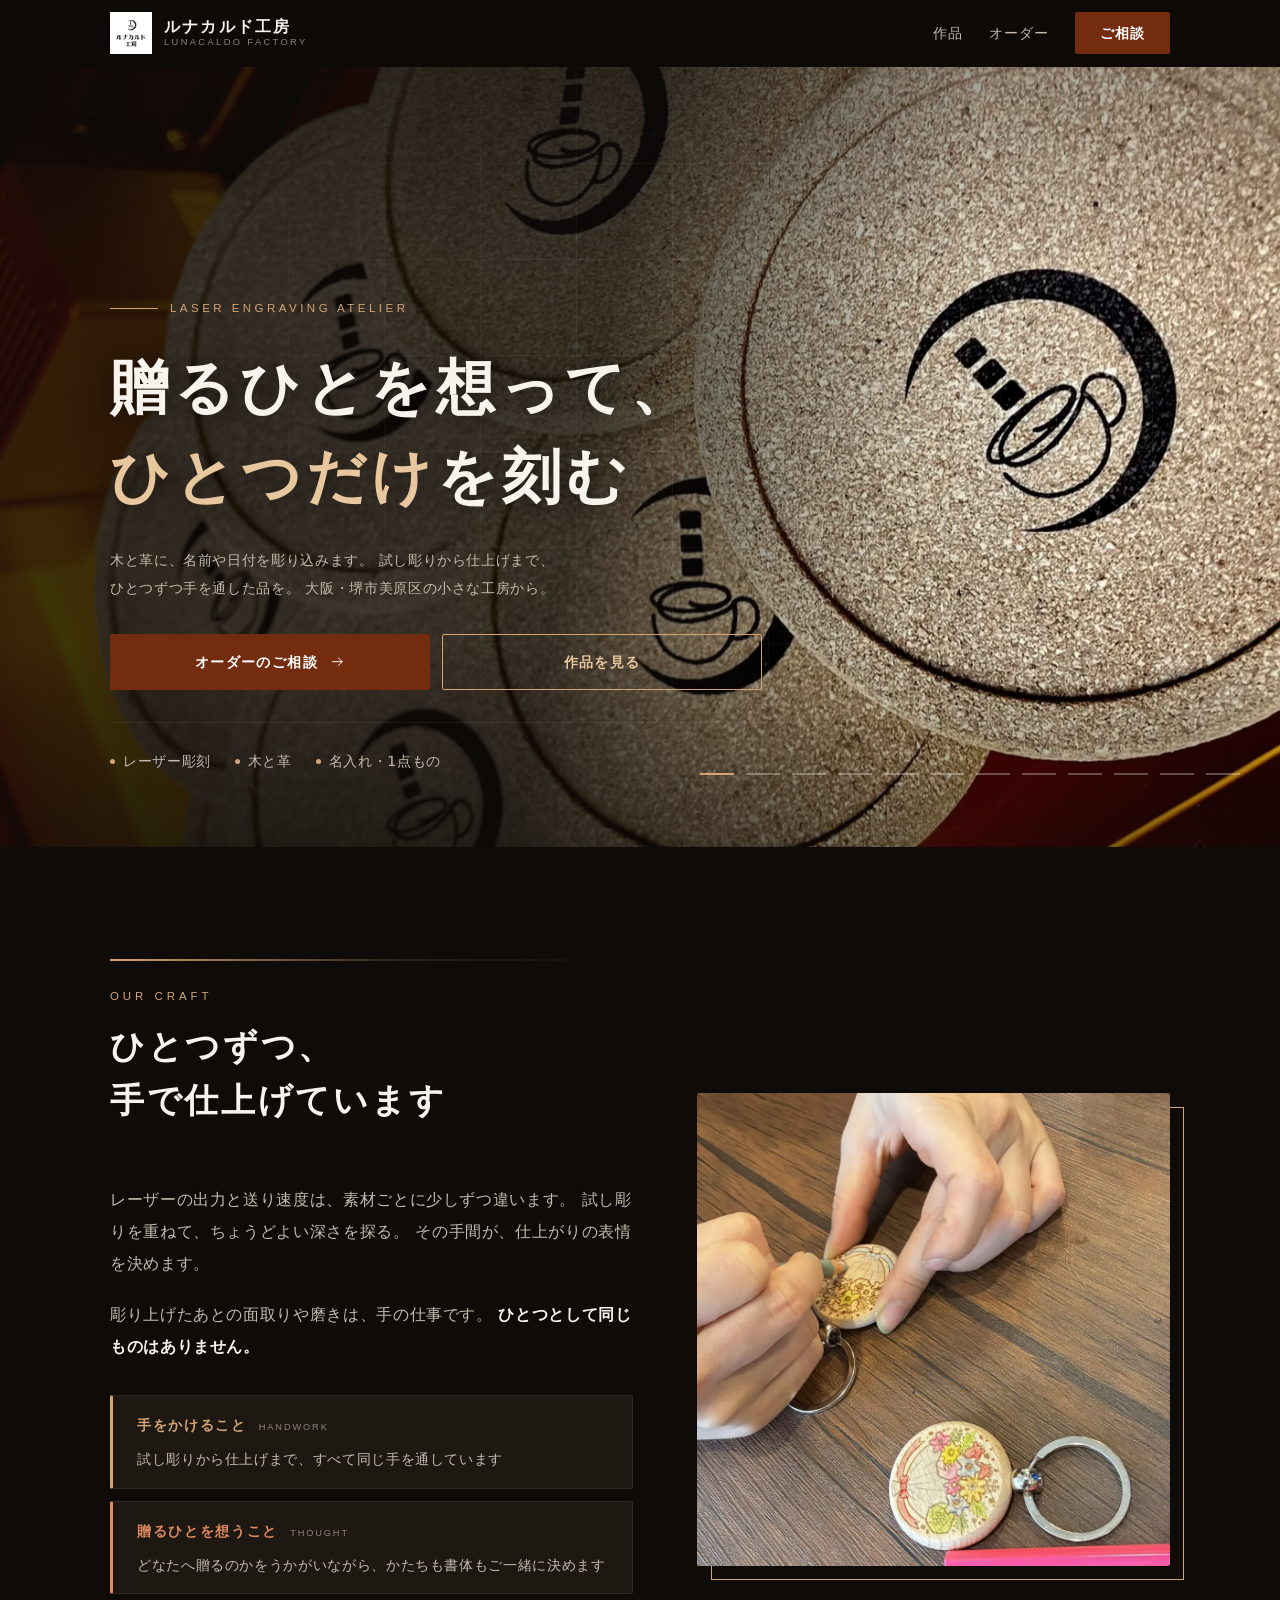
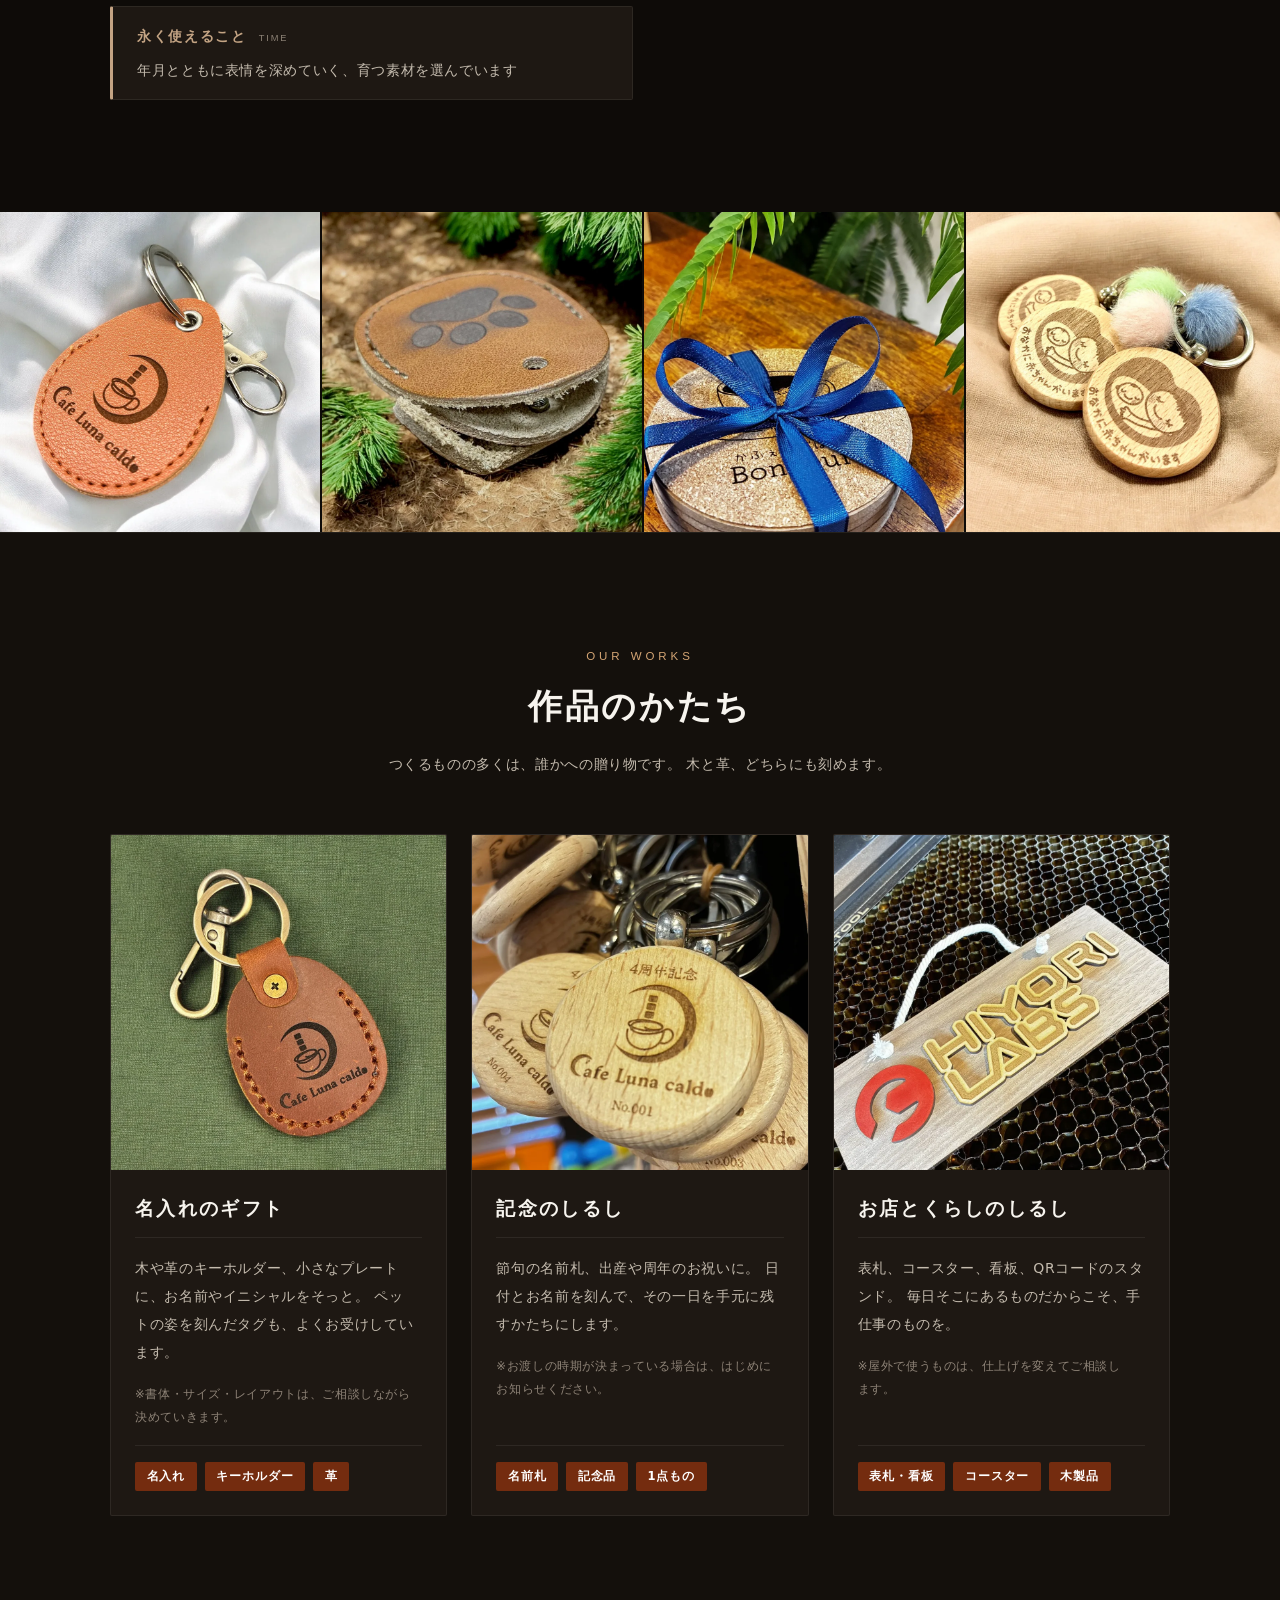
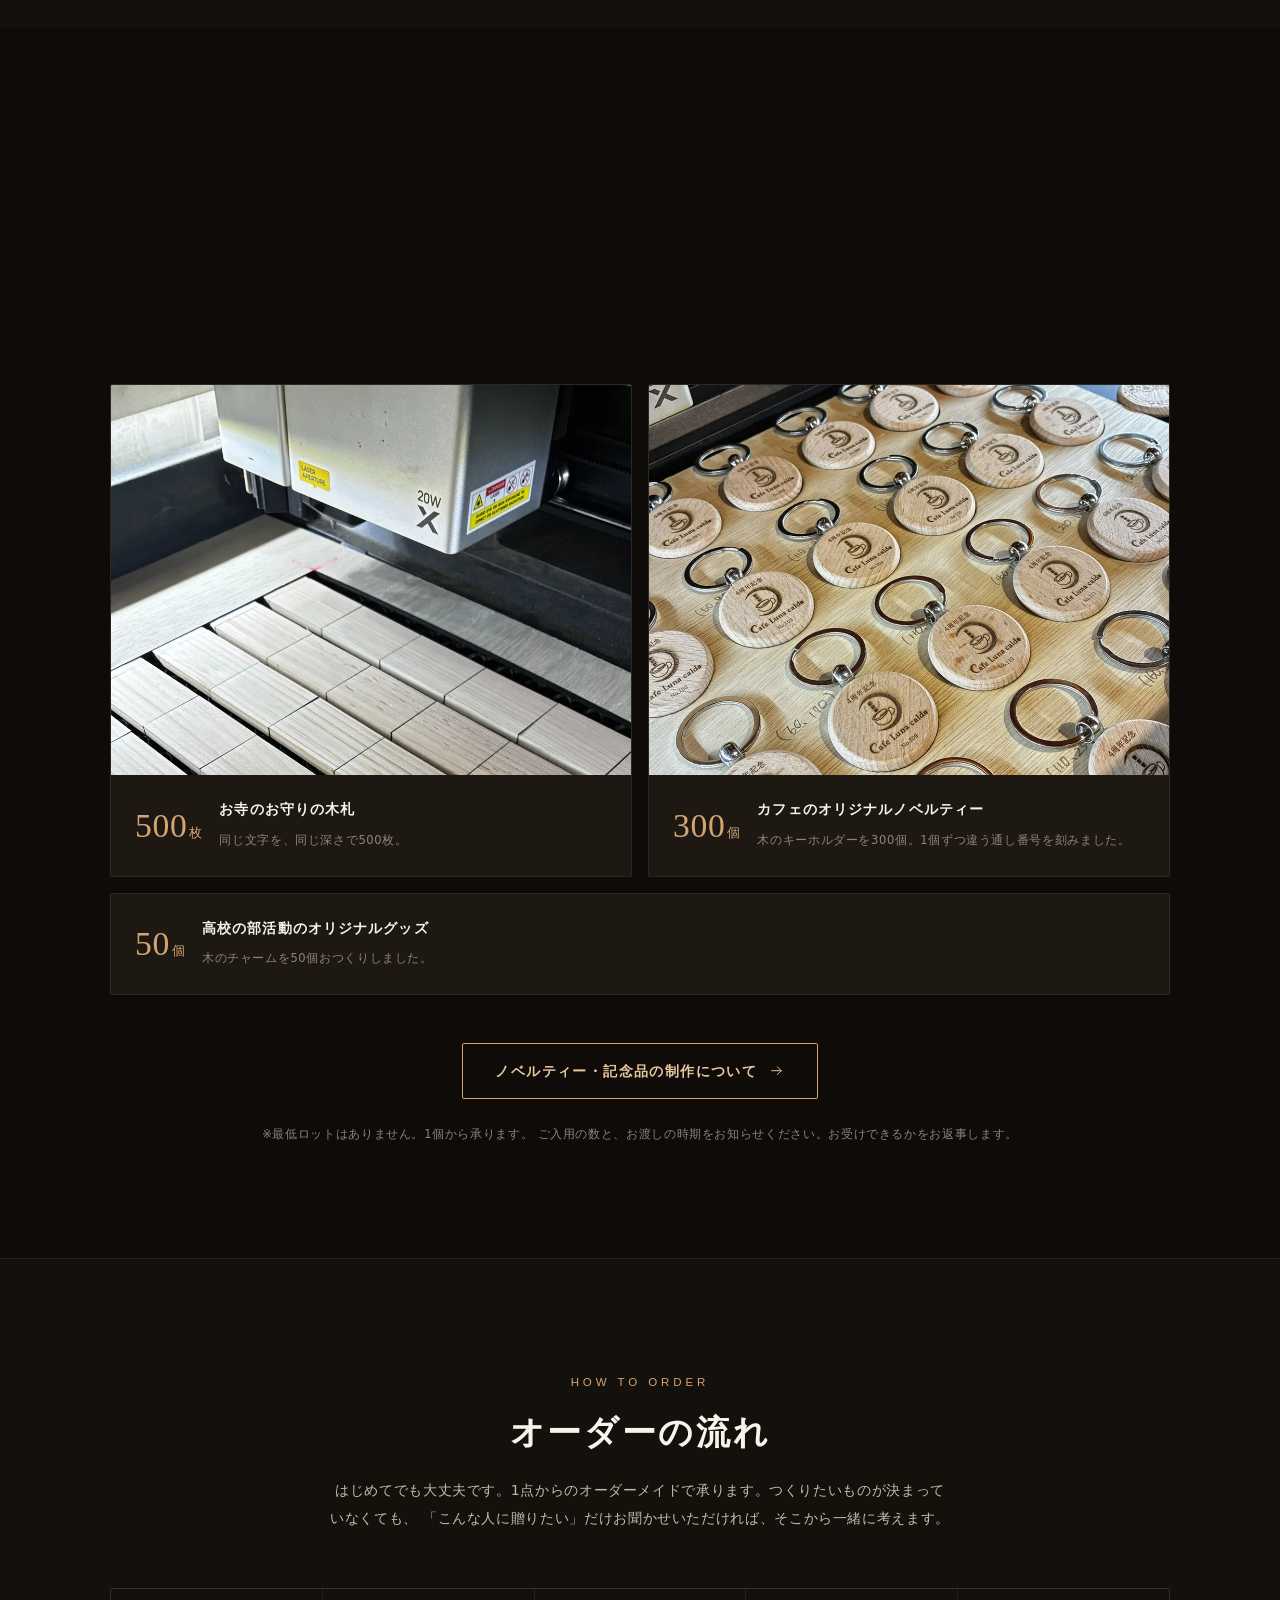
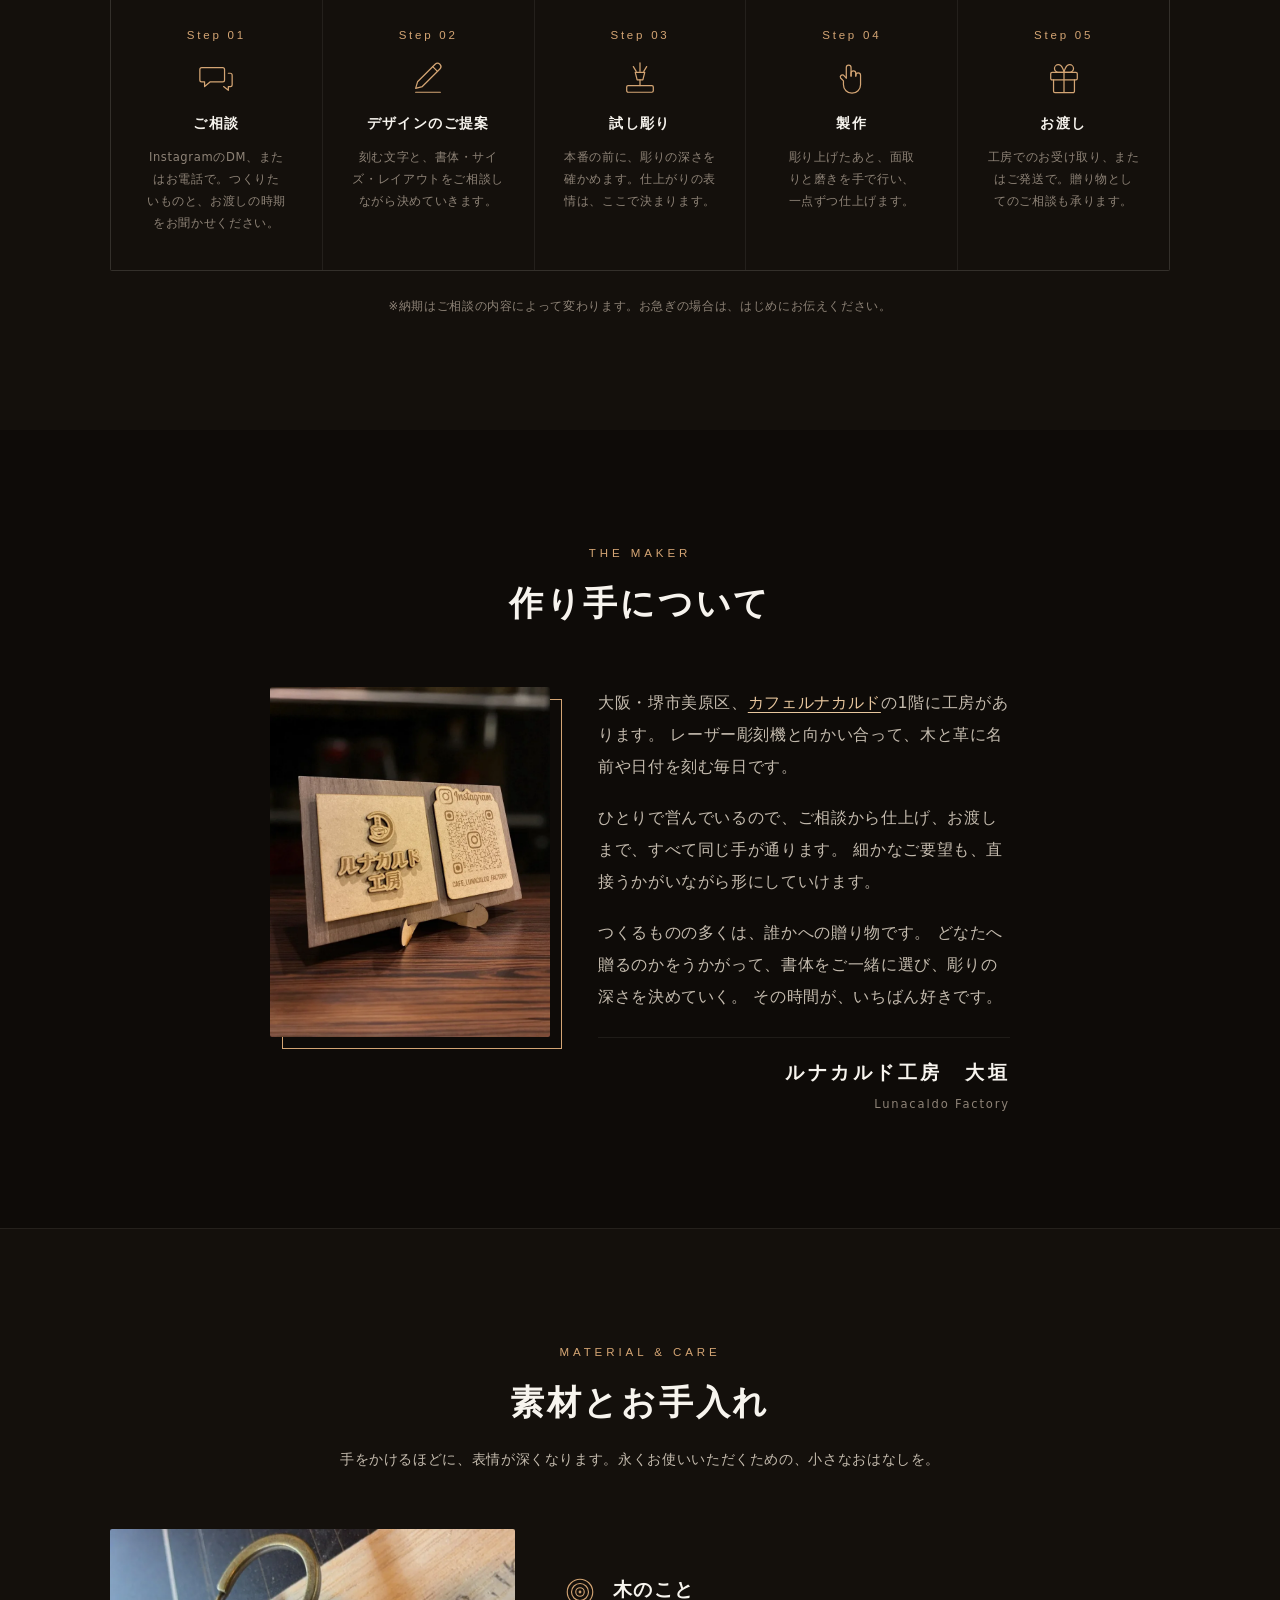
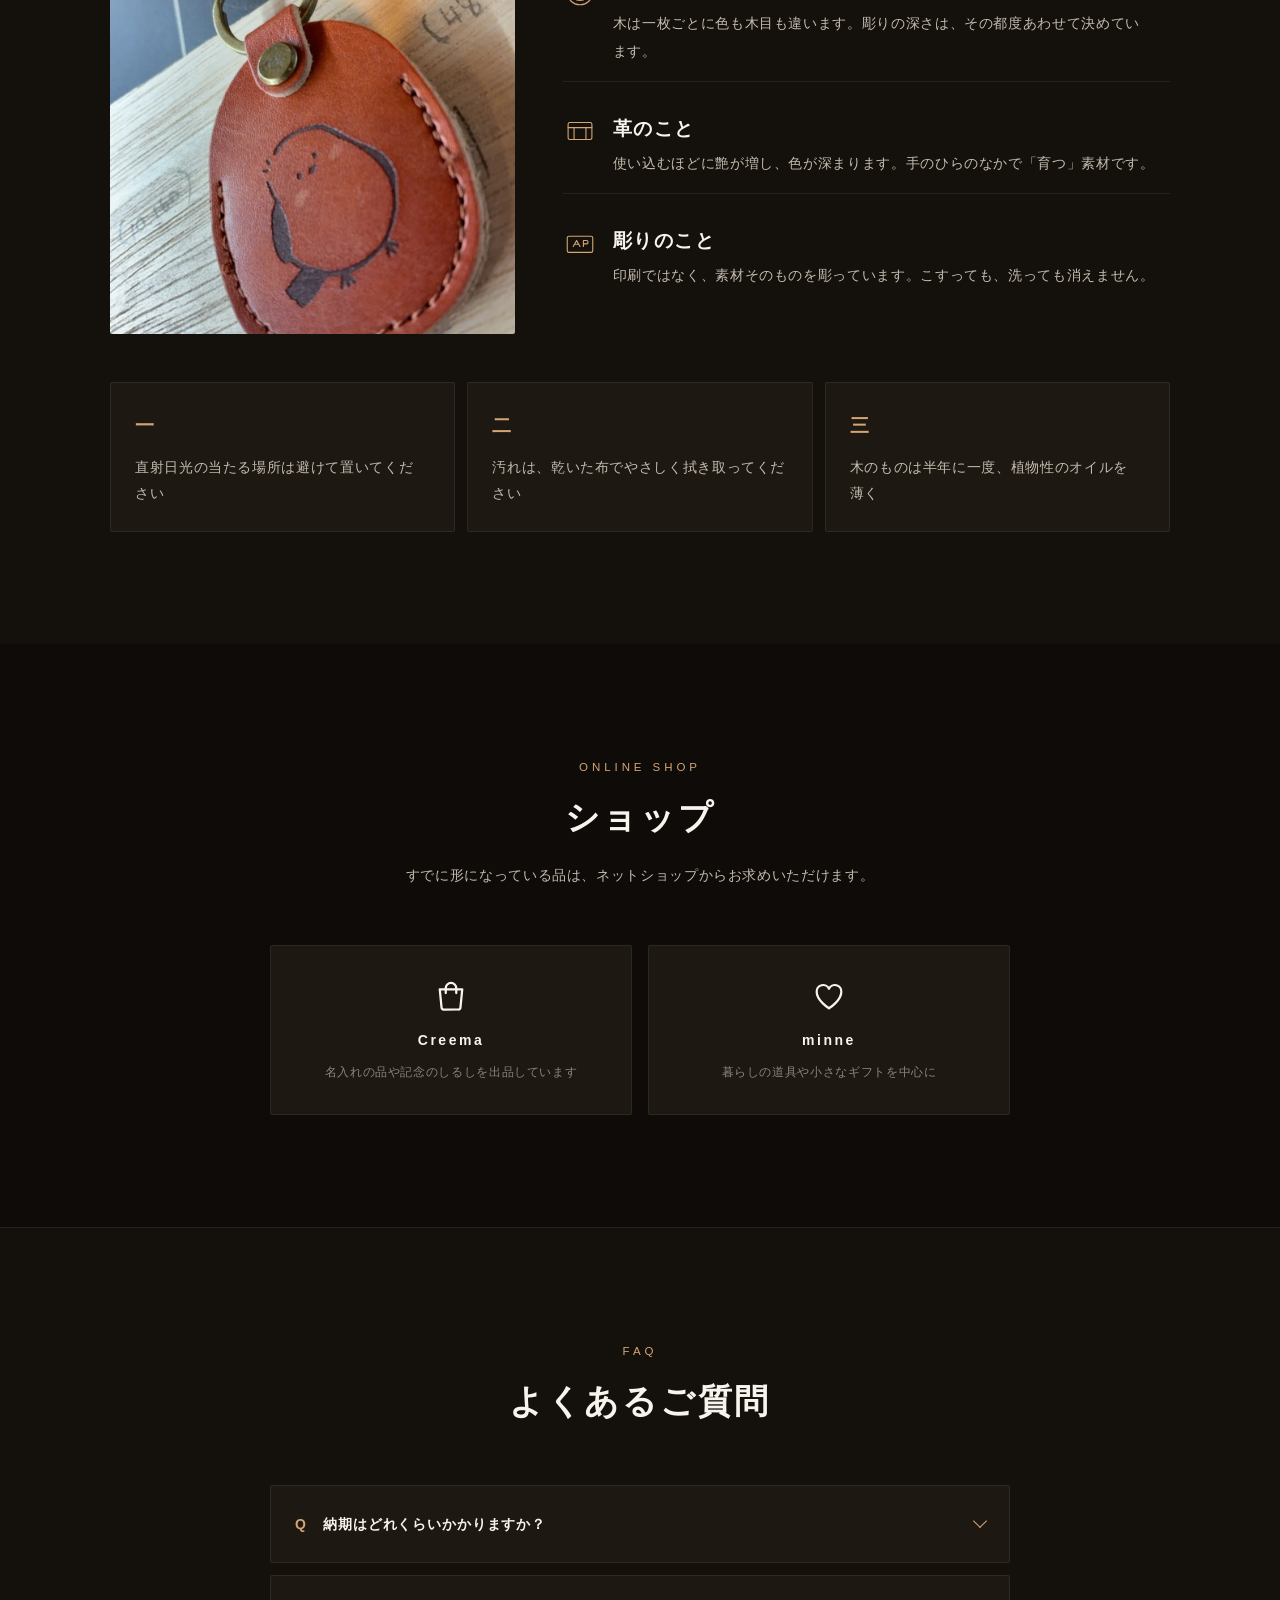
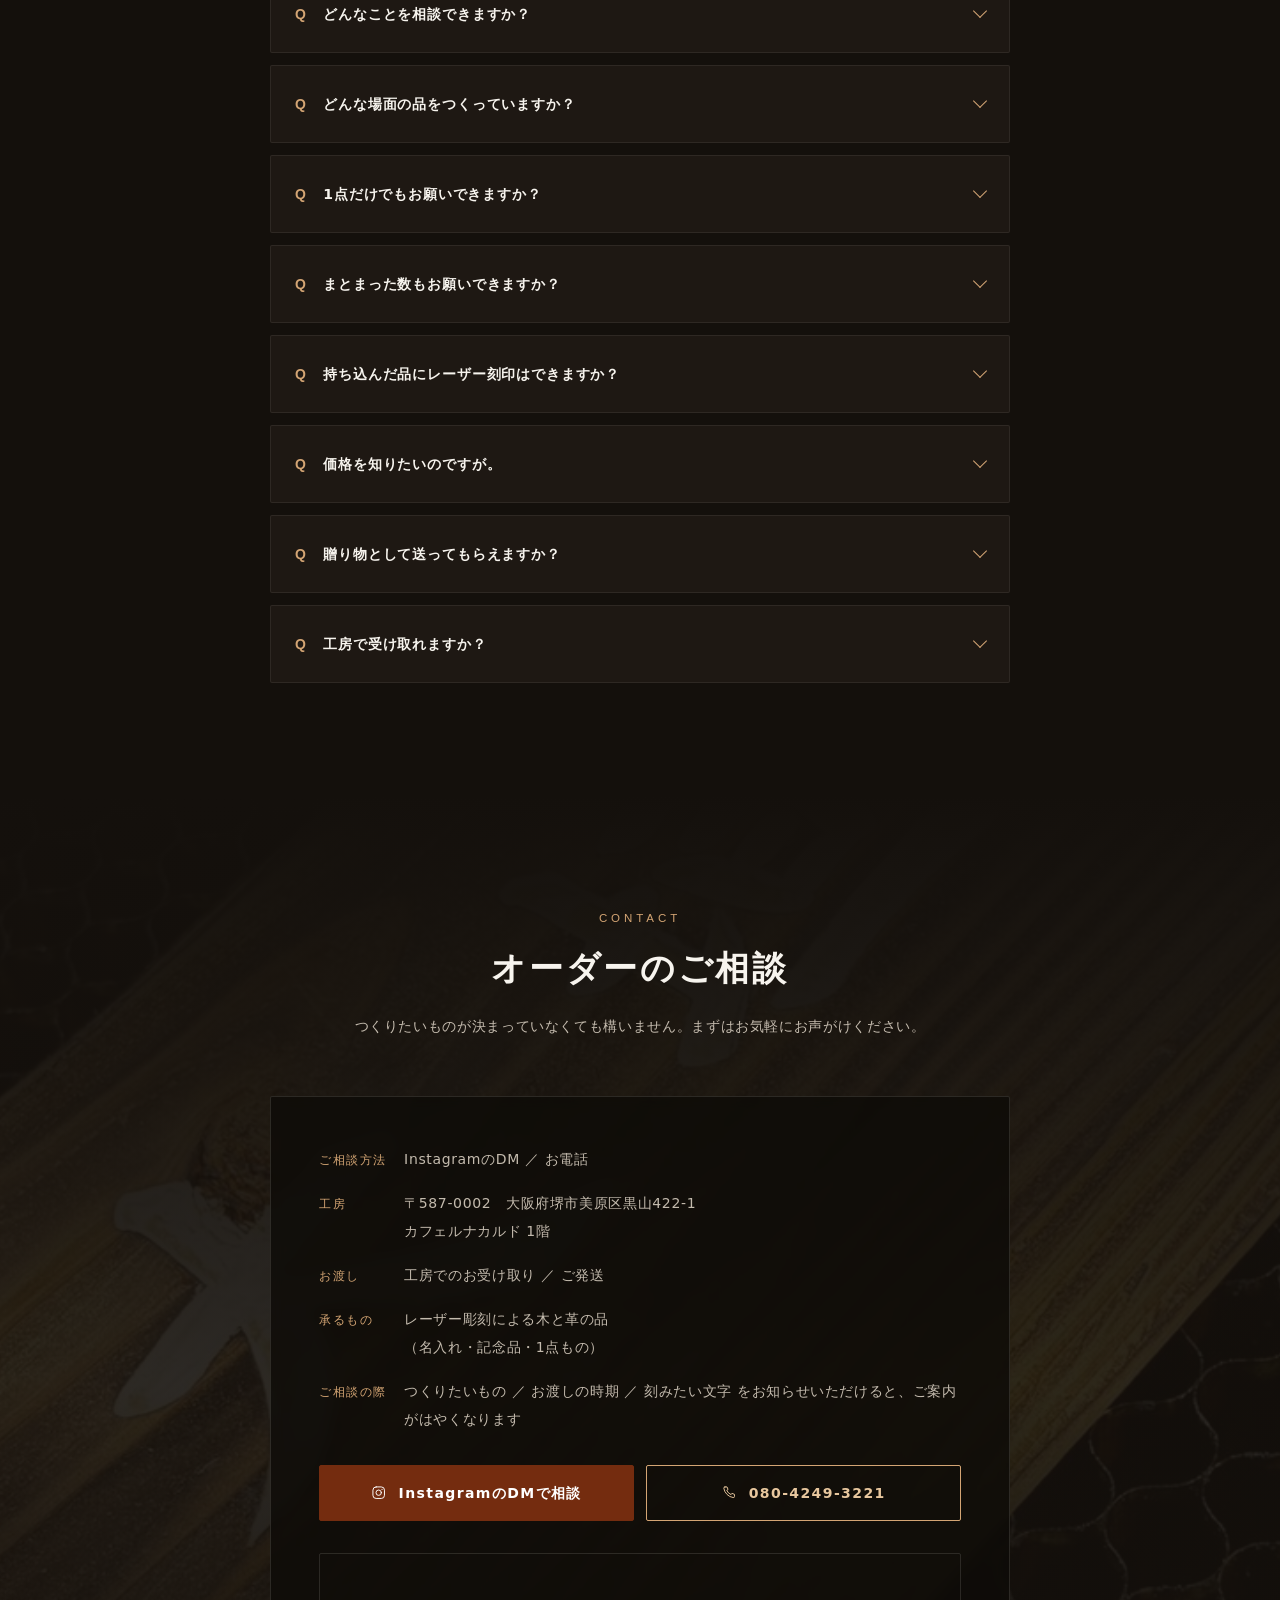
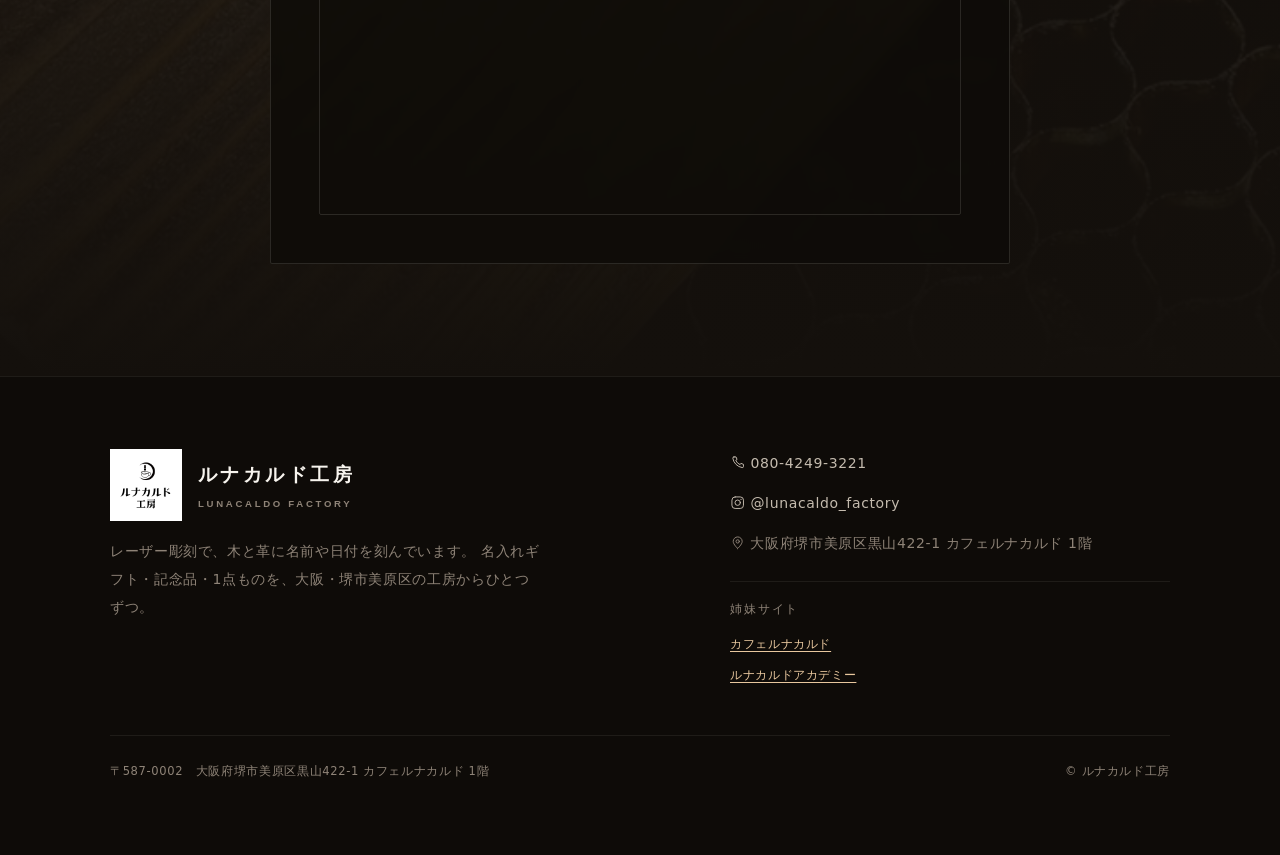
<file: index.html>
<!DOCTYPE html>
<html lang="ja">
<head>
<meta charset="UTF-8">
<meta name="viewport" content="width=device-width, initial-scale=1">
<title>名入れ・レーザー刻印のオーダーメイド｜ルナカルド工房（大阪・堺市美原区）</title>
<meta name="description" content="贈るひとを想って、ひとつだけを刻む。大阪・堺市美原区のレーザー彫刻工房「ルナカルド工房」。木と革に名前や日付を刻んだ名入れギフト・記念品・1点ものを、ひとつずつ手で仕上げています。お店のノベルティーや団体の記念品など、まとまった数のご注文も承ります。">
<meta name="theme-color" content="#0E0B08">
<link rel="canonical" href="https://lunacaldofactory.com/">
<link rel="icon" href="img/favicon.png" sizes="180x180">
<link rel="apple-touch-icon" href="img/favicon.png">
<link rel="stylesheet" href="css/style.css?v=5e72f4b4">
<script>
/* JSが有効な間だけスクロール演出を有効にする。
   万一 main.js が読み込めなかったときは .js を外し、全内容を素のまま表示する。 */
document.documentElement.classList.add('js');
setTimeout(function () {
  if (!window.__lcfReady) document.documentElement.classList.remove('js');
}, 4000);
</script>

<!-- OGP -->
<meta property="og:type" content="website">
<meta property="og:site_name" content="ルナカルド工房">
<meta property="og:title" content="ルナカルド工房｜贈るひとを想って、ひとつだけを刻む">
<meta property="og:description" content="大阪・堺市美原区のレーザー彫刻工房。木と革に名前や日付を刻んだ名入れギフト・記念品・1点ものを、ひとつずつ手で仕上げています。">
<meta property="og:url" content="https://lunacaldofactory.com/">
<meta property="og:image" content="https://lunacaldofactory.com/img/ogp.jpg">
<meta property="og:locale" content="ja_JP">
<meta name="twitter:card" content="summary_large_image">

<!-- 構造化データ -->
<script type="application/ld+json">
{
  "@context": "https://schema.org",
  "@graph": [
    {
      "@type": ["LocalBusiness", "HomeAndConstructionBusiness"],
      "@id": "https://lunacaldofactory.com/#organization",
      "name": "ルナカルド工房",
      "alternateName": "Lunacaldo Factory",
      "description": "大阪府堺市美原区のレーザー彫刻工房。木と革に名前や日付を刻んだ名入れギフト・記念品・1点ものを、ひとつずつ手で仕上げています。",
      "slogan": "贈るひとを想って、ひとつだけを刻む",
      "url": "https://lunacaldofactory.com/",
      "logo": "https://lunacaldofactory.com/img/logo.png",
      "image": "https://lunacaldofactory.com/img/ogp.jpg",
      "telephone": "+81-80-4249-3221",
      "founder": { "@type": "Person", "name": "大垣 貴弘" },
      "sameAs": [
        "https://www.instagram.com/lunacaldo_factory/",
        "https://www.creema.jp/c/lunacaldo_factory",
        "https://minne.com/@lunacaldo"
      ],
      "address": {
        "@type": "PostalAddress",
        "addressCountry": "JP",
        "postalCode": "587-0002",
        "addressRegion": "大阪府",
        "addressLocality": "堺市美原区",
        "streetAddress": "黒山422-1 カフェルナカルド1階"
      },
      "areaServed": [
        { "@type": "AdministrativeArea", "name": "大阪府堺市美原区" },
        { "@type": "AdministrativeArea", "name": "大阪府" }
      ],
      "hasOfferCatalog": {
        "@type": "OfferCatalog",
        "name": "承っているもの",
        "itemListElement": [
          { "@type": "Service", "name": "名入れのギフト", "serviceType": "レーザー彫刻による名入れ", "description": "木や革のキーホルダー、小さなプレートに、お名前やイニシャルを刻みます。書体・サイズ・レイアウトをご相談しながら決めていきます。" },
          { "@type": "Service", "name": "記念のしるし", "serviceType": "レーザー彫刻による記念品の製作", "description": "節句の名前札、出産や周年のお祝い。日付とお名前を刻んで、その一日を手元に残すかたちにします。" },
          { "@type": "Service", "name": "お店とくらしのしるし", "serviceType": "レーザー彫刻による表札・看板の製作", "description": "表札、コースター、看板、QRコードのスタンド。毎日そこにあるものを、ひとつずつ手で仕上げています。" },
          { "@type": "Service", "name": "まとまった数のご注文", "serviceType": "レーザー彫刻によるまとまった数の製作", "description": "お店の周年やイベントのノベルティー、学校や団体の記念品など、まとまった数のご依頼も承ります。最低ロットはありませんので、1個から500枚までどうぞ。これまでに、お寺のお守りの木札を500枚、カフェのオリジナルノベルティーとして木のキーホルダーを300個、高校の部活動のオリジナルグッズとして木のチャームを50個おつくりしました。1個ずつ違う番号やお名前を刻むこともできます。" }
        ]
      }
    }
  ]
}
</script>
<script type="application/ld+json">
{
  "@context": "https://schema.org",
  "@type": "FAQPage",
  "mainEntity": [
    { "@type": "Question", "name": "納期はどれくらいかかりますか？", "acceptedAnswer": { "@type": "Answer", "text": "ご相談の内容によって変わります。お渡しの時期が決まっている場合は、はじめにお伝えください。できるかぎり合わせてご相談します。" } },
    { "@type": "Question", "name": "どんなことを相談できますか？", "acceptedAnswer": { "@type": "Answer", "text": "書体・サイズ・レイアウトをご相談しながら決めていきます。刻みたい文字や、お渡しになる相手のことも、よろしければお聞かせください。" } },
    { "@type": "Question", "name": "どんな場面の品をつくっていますか？", "acceptedAnswer": { "@type": "Answer", "text": "誕生日、父の日や母の日、敬老の日、卒業や卒園、退職や送別、開店祝いや周年記念など、さまざまな場面の品をお作りしています。節句の名前札や出産のお祝い、お店のノベルティーもよくお受けしています。ご相談のときに、どなたへ贈るのかをお聞かせください。" } },
    { "@type": "Question", "name": "1点だけでもお願いできますか？", "acceptedAnswer": { "@type": "Answer", "text": "はい、1点から承ります。オーダーメイドでひとつだけの品をつくることが、いちばん多いご依頼です。" } },
    { "@type": "Question", "name": "まとまった数もお願いできますか？", "acceptedAnswer": { "@type": "Answer", "text": "承ります。最低ロットはありませんので、1個から500枚までどうぞ。これまでに、お寺のお守りの木札を500枚、カフェのオリジナルノベルティーとして木のキーホルダーを300個、高校の部活動のオリジナルグッズとして木のチャームを50個おつくりしました。1個ずつ違う番号やお名前を刻むこともできます。お店やイベントのノベルティー、学校や団体の記念品も承りますので、ご入用の数と、お渡しの時期をお知らせください。" } },
    { "@type": "Question", "name": "持ち込んだ品にレーザー刻印はできますか？", "acceptedAnswer": { "@type": "Answer", "text": "条件が合えばお受けしています。ただし、お持ちの品は本番と同じもので試し彫りができないぶん、仕上がりが思ったとおりにならないことがあります。替えのきかない品であればなおさらです。その可能性をご承知いただけることが条件になります。まずは品物のお写真をお送りいただければ、お受けできるかをお返事します。" } },
    { "@type": "Question", "name": "価格を知りたいのですが。", "acceptedAnswer": { "@type": "Answer", "text": "大きさや彫る内容によって変わるため、ご相談のときに内容をうかがったうえでご案内しています。Creema・minne では、出品中の品の価格をそのままご覧いただけます。" } },
    { "@type": "Question", "name": "贈り物として送ってもらえますか？", "acceptedAnswer": { "@type": "Answer", "text": "承ります。包みやお届け先のご希望は、ご相談のときにお伝えください。" } },
    { "@type": "Question", "name": "工房で受け取れますか？", "acceptedAnswer": { "@type": "Answer", "text": "カフェルナカルドの1階が工房です。お受け取りをご希望の場合は、日時をご相談ください。" } }
  ]
}
</script>
</head>
<body>

<a class="skip-link" href="#main">本文へスキップ</a>

<!-- ===== アイコン ===== -->
<svg width="0" height="0" style="position:absolute" aria-hidden="true" focusable="false">
  <defs>
    <symbol id="ico-tel" viewBox="0 0 24 24" fill="none" stroke="currentColor"
            stroke-width="1.5" stroke-linecap="round" stroke-linejoin="round">
      <path d="M6.2 3h3.2l1.6 4-2 1.3a12.5 12.5 0 0 0 6.7 6.7l1.3-2 4 1.6v3.2a1.8 1.8 0 0 1-2 1.8A17.6 17.6 0 0 1 4.4 5a1.8 1.8 0 0 1 1.8-2z"/>
    </symbol>
    <symbol id="ico-ig" viewBox="0 0 24 24" fill="none" stroke="currentColor"
            stroke-width="1.5" stroke-linecap="round" stroke-linejoin="round">
      <rect x="3" y="3" width="18" height="18" rx="5"/>
      <circle cx="12" cy="12" r="4.2"/>
      <circle cx="17.2" cy="6.8" r="1" fill="currentColor" stroke="none"/>
    </symbol>
    <symbol id="ico-up" viewBox="0 0 24 24" fill="none" stroke="currentColor"
            stroke-width="1.5" stroke-linecap="round" stroke-linejoin="round">
      <path d="M12 19V5M5 12l7-7 7 7"/>
    </symbol>
    <symbol id="ico-arrow" viewBox="0 0 24 24" fill="none" stroke="currentColor"
            stroke-width="1.5" stroke-linecap="round" stroke-linejoin="round">
      <path d="M4 12h15M13 6l6 6-6 6"/>
    </symbol>
    <symbol id="ico-pin" viewBox="0 0 24 24" fill="none" stroke="currentColor"
            stroke-width="1.5" stroke-linecap="round" stroke-linejoin="round">
      <path d="M12 21s7-6.2 7-11a7 7 0 1 0-14 0c0 4.8 7 11 7 11z"/>
      <circle cx="12" cy="10" r="2.6"/>
    </symbol>

    <!-- オーダーの流れ -->
    <symbol id="ico-talk" viewBox="0 0 40 40" fill="none" stroke="currentColor"
            stroke-width="1.3" stroke-linecap="round" stroke-linejoin="round">
      <path d="M5 9h22a2 2 0 0 1 2 2v11a2 2 0 0 1-2 2H14l-6 5v-5H5a2 2 0 0 1-2-2V11a2 2 0 0 1 2-2z"/>
      <path d="M33 15h2a2 2 0 0 1 2 2v10a2 2 0 0 1-2 2h-2v4l-5-4"/>
    </symbol>
    <symbol id="ico-pen" viewBox="0 0 40 40" fill="none" stroke="currentColor"
            stroke-width="1.3" stroke-linecap="round" stroke-linejoin="round">
      <path d="M27.5 5.5a3.5 3.5 0 0 1 5 5L14 29l-7 2 2-7z"/>
      <path d="M25 8l5 5M7 35h26"/>
    </symbol>
    <symbol id="ico-beam" viewBox="0 0 40 40" fill="none" stroke="currentColor"
            stroke-width="1.3" stroke-linecap="round" stroke-linejoin="round">
      <path d="M20 4v9M13 8l3 5M27 8l-3 5"/>
      <path d="M15 14h10l-2 8h-6z"/>
      <path d="M20 22v6"/>
      <rect x="6" y="28" width="28" height="7" rx="1.5"/>
    </symbol>
    <symbol id="ico-hand" viewBox="0 0 40 40" fill="none" stroke="currentColor"
            stroke-width="1.3" stroke-linecap="round" stroke-linejoin="round">
      <path d="M14 20V9a2.5 2.5 0 0 1 5 0v9"/>
      <path d="M19 18v-3a2.5 2.5 0 0 1 5 0v3"/>
      <path d="M24 18v-1a2.5 2.5 0 0 1 5 0v10c0 5-4 9-9 9s-9-4-9-9v-4l-3-3a2.2 2.2 0 0 1 3-3l3 3"/>
    </symbol>
    <symbol id="ico-gift" viewBox="0 0 40 40" fill="none" stroke="currentColor"
            stroke-width="1.3" stroke-linecap="round" stroke-linejoin="round">
      <rect x="6" y="14" width="28" height="8" rx="1.5"/>
      <path d="M9 22v12a1.5 1.5 0 0 0 1.5 1.5h19A1.5 1.5 0 0 0 31 34V22M20 14v21.5"/>
      <path d="M20 14s-1.5-8-6-8a3.5 3.5 0 0 0 0 8zM20 14s1.5-8 6-8a3.5 3.5 0 0 1 0 8z"/>
    </symbol>

    <!-- 素材とお手入れ -->
    <symbol id="ico-wood" viewBox="0 0 40 40" fill="none" stroke="currentColor"
            stroke-width="1.3" stroke-linecap="round" stroke-linejoin="round">
      <circle cx="20" cy="20" r="15"/>
      <circle cx="20" cy="20" r="10"/>
      <circle cx="20" cy="20" r="5"/>
      <circle cx="20" cy="20" r="1"/>
    </symbol>
    <symbol id="ico-leather" viewBox="0 0 40 40" fill="none" stroke="currentColor"
            stroke-width="1.3" stroke-linecap="round" stroke-linejoin="round">
      <path d="M8 10h24a2 2 0 0 1 2 2v16a2 2 0 0 1-2 2H8a2 2 0 0 1-2-2V12a2 2 0 0 1 2-2z"/>
      <path d="M6 16h28M13 16v14M27 16v14"/>
    </symbol>
    <symbol id="ico-engrave" viewBox="0 0 40 40" fill="none" stroke="currentColor"
            stroke-width="1.3" stroke-linecap="round" stroke-linejoin="round">
      <rect x="5" y="12" width="30" height="19" rx="2"/>
      <path d="M12 24l4-7 4 7M13.5 21.5h5M24 17v7M24 17h3.5a2 2 0 0 1 0 4H24"/>
    </symbol>

    <!-- ショップ -->
    <symbol id="ico-bag" viewBox="0 0 24 24" fill="none" stroke="currentColor"
            stroke-width="1.5" stroke-linecap="round" stroke-linejoin="round">
      <path d="M4.5 7.5h15l-1.2 12.2a1.5 1.5 0 0 1-1.5 1.3H7.2a1.5 1.5 0 0 1-1.5-1.3z"/>
      <path d="M8.5 10V6.8a3.5 3.5 0 0 1 7 0V10"/>
    </symbol>
    <symbol id="ico-heart" viewBox="0 0 24 24" fill="none" stroke="currentColor"
            stroke-width="1.5" stroke-linecap="round" stroke-linejoin="round">
      <path d="M12 20.2S3.8 15 3.8 9.3A4.3 4.3 0 0 1 12 7.2a4.3 4.3 0 0 1 8.2 2.1c0 5.7-8.2 10.9-8.2 10.9z"/>
    </symbol>
  </defs>
</svg>


<!-- ===== ヘッダー ===== -->
<header class="header">
  <div class="header__inner">
    <a class="header__brand" href="#top">
      <img class="header__mark" src="img/logo.png" alt="" width="42" height="42">
      <span class="header__name">ルナカルド工房<small>Lunacaldo Factory</small></span>
    </a>
    <nav class="header__nav" aria-label="サイト内ナビゲーション">
      <a href="#works" data-optional>作品</a>
      <a href="#order">オーダー</a>
      <a class="btn btn--primary" href="#contact"><span>ご相談</span></a>
    </nav>
  </div>
  <div class="header__progress" aria-hidden="true"></div>
</header>


<main id="main">

<!-- ===== 1. ヒーロー ===== -->
<section class="hero" id="top">
  <div class="hero__media" aria-hidden="true">
    <div class="hero__slider" data-interval="6000">
      <!-- HERO-SLIDES:START ここから img-src/hero/ をもとに tools/optimize_images.py が自動生成します。手で書き換えないでください -->
      <figure class="hero__slide is-current">
        <picture>
          <source srcset="img/hero-01.webp" type="image/webp">
          <img src="img/hero-01.jpg" width="1400" height="1050" alt="ロゴを彫ったコルクのコースター" fetchpriority="high">
        </picture>
      </figure>
      <figure class="hero__slide">
        <picture>
          <source srcset="img/hero-02.webp" type="image/webp">
          <img src="img/hero-02.jpg" width="1400" height="1050" alt="彫り上がった木の看板" loading="lazy">
        </picture>
      </figure>
      <figure class="hero__slide">
        <picture>
          <source srcset="img/hero-03.webp" type="image/webp">
          <img src="img/hero-03.jpg" width="1400" height="1050" alt="リボンを掛けた木のコースター" loading="lazy">
        </picture>
      </figure>
      <figure class="hero__slide">
        <picture>
          <source srcset="img/hero-04.webp" type="image/webp">
          <img src="img/hero-04.jpg" width="1400" height="1050" alt="イラストを彫ったコースター" loading="lazy">
        </picture>
      </figure>
      <figure class="hero__slide">
        <picture>
          <source srcset="img/hero-05.webp" type="image/webp">
          <img src="img/hero-05.jpg" width="1400" height="1050" alt="手書きの絵を刻んだ木のキーホルダー" loading="lazy">
        </picture>
      </figure>
      <figure class="hero__slide">
        <picture>
          <source srcset="img/hero-06.webp" type="image/webp">
          <img src="img/hero-06.jpg" width="1400" height="1050" alt="重なったコルクのコースター" loading="lazy">
        </picture>
      </figure>
      <figure class="hero__slide">
        <picture>
          <source srcset="img/hero-07.webp" type="image/webp">
          <img src="img/hero-07.jpg" width="1400" height="1050" alt="マタニティマークの木のキーホルダー" loading="lazy">
        </picture>
      </figure>
      <figure class="hero__slide">
        <picture>
          <source srcset="img/hero-08.webp" type="image/webp">
          <img src="img/hero-08.jpg" width="1400" height="1050" alt="レーザー彫刻機で彫る" loading="lazy">
        </picture>
      </figure>
      <figure class="hero__slide">
        <picture>
          <source srcset="img/hero-09.webp" type="image/webp">
          <img src="img/hero-09.jpg" width="1400" height="1050" alt="作家名を彫った木のプレート" loading="lazy">
        </picture>
      </figure>
      <figure class="hero__slide">
        <picture>
          <source srcset="img/hero-10.webp" type="image/webp">
          <img src="img/hero-10.jpg" width="1400" height="1050" alt="名前を刻んだ木の表札" loading="lazy">
        </picture>
      </figure>
      <figure class="hero__slide">
        <picture>
          <source srcset="img/hero-11.webp" type="image/webp">
          <img src="img/hero-11.jpg" width="1400" height="1050" alt="絵とメッセージを刻んだ木のキーホルダー" loading="lazy">
        </picture>
      </figure>
      <figure class="hero__slide">
        <picture>
          <source srcset="img/hero-12.webp" type="image/webp">
          <img src="img/hero-12.jpg" width="1400" height="1050" alt="色を入れた木の看板" loading="lazy">
        </picture>
      </figure>
      <!-- HERO-SLIDES:END -->
    </div>
    <div class="hero__veil"></div>
    <div class="hero__grid"></div>
  </div>

  <div class="hero__inner">
    <div class="wrap">
      <span class="hero__kicker">Laser Engraving Atelier</span>
      <h1 class="hero__title">贈るひとを想って、<br><em>ひとつだけ</em>を刻む</h1>
      <p class="hero__desc">
        木と革に、名前や日付を彫り込みます。
        試し彫りから仕上げまで、ひとつずつ手を通した品を。
        大阪・堺市美原区の小さな工房から。
      </p>
      <div class="hero__actions">
        <a class="btn btn--primary" href="#contact">
          <span>オーダーのご相談</span>
          <svg class="btn__icon" aria-hidden="true" focusable="false"><use href="#ico-arrow"/></svg>
        </a>
        <a class="btn btn--maple" href="#works">
          <span>作品を見る</span>
        </a>
      </div>
      <p class="hero__tags">
        <span>レーザー彫刻</span>
        <span>木と革</span>
        <span>名入れ・1点もの</span>
      </p>
    </div>
  </div>
</section>


<!-- ===== 2. 大切にしていること ===== -->
<section class="section" id="about">
  <div class="wrap">
    <div class="belief">
      <div class="belief__body reveal" data-reveal="left">
        <hr class="rule">
        <div class="section__head" style="margin-top:1.5rem">
          <span class="eyebrow">Our Craft</span>
          <h2 class="section__title">ひとつずつ、<br>手で仕上げています</h2>
        </div>
        <p>
          レーザーの出力と送り速度は、素材ごとに少しずつ違います。
          試し彫りを重ねて、ちょうどよい深さを探る。
          その手間が、仕上がりの表情を決めます。
        </p>
        <p>
          彫り上げたあとの面取りや磨きは、手の仕事です。
          <strong>ひとつとして同じものはありません。</strong>
        </p>
        <ul class="values">
          <li class="value--hand">
            <div class="values__head"><b>手をかけること</b><span class="values__en">Handwork</span></div>
            <p>試し彫りから仕上げまで、すべて同じ手を通しています</p>
          </li>
          <li class="value--heart">
            <div class="values__head"><b>贈るひとを想うこと</b><span class="values__en">Thought</span></div>
            <p>どなたへ贈るのかをうかがいながら、かたちも書体もご一緒に決めます</p>
          </li>
          <li class="value--time">
            <div class="values__head"><b>永く使えること</b><span class="values__en">Time</span></div>
            <p>年月とともに表情を深めていく、育つ素材を選んでいます</p>
          </li>
        </ul>
      </div>

      <div class="belief__photo reveal" data-reveal="right">
        <picture>
          <source srcset="img/atelier.webp" type="image/webp">
          <img src="img/atelier.jpg" width="1000" height="1000" alt="キーホルダーの金具を手で取り付ける" loading="lazy">
        </picture>
      </div>
    </div>
  </div>
</section>


<!-- ===== 3. ギャラリー ===== -->
<section class="section gallery" aria-label="作品のギャラリー">
  <div class="gallery__track">
    <div class="gallery__item"><picture><source srcset="img/gallery-01.webp" type="image/webp"><img src="img/gallery-01.jpg" width="1000" height="1000" alt="ロゴを彫った革のキーホルダー" loading="lazy"></picture></div>
    <div class="gallery__item"><picture><source srcset="img/gallery-02.webp" type="image/webp"><img src="img/gallery-02.jpg" width="1000" height="1000" alt="肉球をかたどった革のキーホルダー" loading="lazy"></picture></div>
    <div class="gallery__item"><picture><source srcset="img/gallery-03.webp" type="image/webp"><img src="img/gallery-03.jpg" width="1000" height="1000" alt="リボンを掛けた木のコースター" loading="lazy"></picture></div>
    <div class="gallery__item"><picture><source srcset="img/gallery-04.webp" type="image/webp"><img src="img/gallery-04.jpg" width="1000" height="1000" alt="ぼんぼりを付けた木のキーホルダー" loading="lazy"></picture></div>
    <div class="gallery__item"><picture><source srcset="img/gallery-05.webp" type="image/webp"><img src="img/gallery-05.jpg" width="1000" height="1000" alt="レーザー彫刻機でQRコードのスタンドを彫る" loading="lazy"></picture></div>
    <div class="gallery__item"><picture><source srcset="img/gallery-06.webp" type="image/webp"><img src="img/gallery-06.jpg" width="1000" height="1000" alt="店名とQRコードを彫った木のスタンド" loading="lazy"></picture></div>
    <div class="gallery__item"><picture><source srcset="img/gallery-07.webp" type="image/webp"><img src="img/gallery-07.jpg" width="1000" height="1000" alt="彫り上がった木のキーホルダーが並ぶ" loading="lazy"></picture></div>
    <div class="gallery__item"><picture><source srcset="img/gallery-08.webp" type="image/webp"><img src="img/gallery-08.jpg" width="1000" height="1000" alt="名前と肉球を刻んだ革のキーホルダー" loading="lazy"></picture></div>
    <div class="gallery__item"><picture><source srcset="img/gallery-09.webp" type="image/webp"><img src="img/gallery-09.jpg" width="1000" height="1000" alt="ロゴを彫ったコースターが重なる" loading="lazy"></picture></div>
    <!-- 継ぎ目を消すための複製。上の9枚と同じ並びを繰り返す（altは空にして読み上げの重複を避ける） -->
    <div class="gallery__item" aria-hidden="true"><picture><source srcset="img/gallery-01.webp" type="image/webp"><img src="img/gallery-01.jpg" width="1000" height="1000" alt="" loading="lazy"></picture></div>
    <div class="gallery__item" aria-hidden="true"><picture><source srcset="img/gallery-02.webp" type="image/webp"><img src="img/gallery-02.jpg" width="1000" height="1000" alt="" loading="lazy"></picture></div>
    <div class="gallery__item" aria-hidden="true"><picture><source srcset="img/gallery-03.webp" type="image/webp"><img src="img/gallery-03.jpg" width="1000" height="1000" alt="" loading="lazy"></picture></div>
    <div class="gallery__item" aria-hidden="true"><picture><source srcset="img/gallery-04.webp" type="image/webp"><img src="img/gallery-04.jpg" width="1000" height="1000" alt="" loading="lazy"></picture></div>
    <div class="gallery__item" aria-hidden="true"><picture><source srcset="img/gallery-05.webp" type="image/webp"><img src="img/gallery-05.jpg" width="1000" height="1000" alt="" loading="lazy"></picture></div>
    <div class="gallery__item" aria-hidden="true"><picture><source srcset="img/gallery-06.webp" type="image/webp"><img src="img/gallery-06.jpg" width="1000" height="1000" alt="" loading="lazy"></picture></div>
    <div class="gallery__item" aria-hidden="true"><picture><source srcset="img/gallery-07.webp" type="image/webp"><img src="img/gallery-07.jpg" width="1000" height="1000" alt="" loading="lazy"></picture></div>
    <div class="gallery__item" aria-hidden="true"><picture><source srcset="img/gallery-08.webp" type="image/webp"><img src="img/gallery-08.jpg" width="1000" height="1000" alt="" loading="lazy"></picture></div>
    <div class="gallery__item" aria-hidden="true"><picture><source srcset="img/gallery-09.webp" type="image/webp"><img src="img/gallery-09.jpg" width="1000" height="1000" alt="" loading="lazy"></picture></div>
  </div>
</section>


<!-- ===== 4. 作品のかたち ===== -->
<section class="section section--raised section--edge" id="works">
  <div class="wrap">
    <div class="section__head section__head--center reveal">
      <span class="eyebrow">Our Works</span>
      <h2 class="section__title">作品のかたち</h2>
      <p class="section__lead">
        つくるものの多くは、誰かへの贈り物です。
        木と革、どちらにも刻めます。
      </p>
    </div>

    <ul class="works stagger">
      <li class="work">
        <div class="work__thumb">
          <picture>
            <source srcset="img/work-gift.webp" type="image/webp">
            <img src="img/work-gift.jpg" alt="ロゴを彫った革のキーホルダー" width="1000" height="1000" loading="lazy">
          </picture>
        </div>
        <div class="work__body">
          <h3 class="work__name">名入れのギフト</h3>
          <p class="work__desc">
            木や革のキーホルダー、小さなプレートに、お名前やイニシャルをそっと。
            ペットの姿を刻んだタグも、よくお受けしています。
          </p>
          <p class="work__note">※書体・サイズ・レイアウトは、ご相談しながら決めていきます。</p>
        </div>
        <div class="work__tags">
          <span class="tag">名入れ</span>
          <span class="tag">キーホルダー</span>
          <span class="tag">革</span>
        </div>
      </li>

      <li class="work">
        <div class="work__thumb">
          <picture>
            <source srcset="img/work-memorial.webp" type="image/webp">
            <img src="img/work-memorial.jpg" alt="周年記念を刻んだ木のコースター" width="1000" height="1000" loading="lazy">
          </picture>
        </div>
        <div class="work__body">
          <h3 class="work__name">記念のしるし</h3>
          <p class="work__desc">
            節句の名前札、出産や周年のお祝いに。
            日付とお名前を刻んで、その一日を手元に残すかたちにします。
          </p>
          <p class="work__note">※お渡しの時期が決まっている場合は、はじめにお知らせください。</p>
        </div>
        <div class="work__tags">
          <span class="tag">名前札</span>
          <span class="tag">記念品</span>
          <span class="tag">1点もの</span>
        </div>
      </li>

      <li class="work">
        <div class="work__thumb">
          <picture>
            <source srcset="img/work-daily.webp" type="image/webp">
            <img src="img/work-daily.jpg" alt="店名を彫った木の看板" width="1000" height="1000" loading="lazy">
          </picture>
        </div>
        <div class="work__body">
          <h3 class="work__name">お店とくらしのしるし</h3>
          <p class="work__desc">
            表札、コースター、看板、QRコードのスタンド。
            毎日そこにあるものだからこそ、手仕事のものを。
          </p>
          <p class="work__note">※屋外で使うものは、仕上げを変えてご相談します。</p>
        </div>
        <div class="work__tags">
          <span class="tag">表札・看板</span>
          <span class="tag">コースター</span>
          <span class="tag">木製品</span>
        </div>
      </li>
    </ul>
  </div>
</section>


<!-- ===== 5. まとまった数のご注文 ===== -->
<section class="section" id="bulk">
  <div class="wrap">
    <div class="section__head section__head--center reveal">
      <span class="eyebrow">Bulk Orders</span>
      <h2 class="section__title">まとまった数のご注文も</h2>
      <p class="section__lead">
        ひとつだけの品をつくることがいちばん多いのですが、
        同じものを数多くというご依頼も承ります。
        お店の周年やイベントのノベルティー、学校や団体の記念品など、
        法人・団体さまからのご相談も承ります。
        文字は印刷ではなく彫っているので、数がまとまっても線がぶれません。
      </p>
    </div>

    <ul class="bulk stagger">
      <li>
        <div class="bulk__thumb">
          <picture>
            <source srcset="img/bulk-omamori.webp" type="image/webp">
            <img src="img/bulk-omamori.jpg" alt="レーザー彫刻機の台いっぱいに並んだ、お寺のお守りの木札500枚"
                 width="1000" height="750" loading="lazy">
          </picture>
        </div>
        <div class="bulk__row">
          <span class="bulk__count">500<small>枚</small></span>
          <div class="bulk__body">
            <h3>お寺のお守りの木札</h3>
            <p>同じ文字を、同じ深さで500枚。</p>
          </div>
        </div>
      </li>
      <li>
        <div class="bulk__thumb">
          <picture>
            <source srcset="img/bulk-novelty.webp" type="image/webp">
            <img src="img/bulk-novelty.jpg" alt="1個ずつ違う通し番号とロゴを彫った、木のキーホルダー300個"
                 width="1000" height="750" loading="lazy">
          </picture>
        </div>
        <div class="bulk__row">
          <span class="bulk__count">300<small>個</small></span>
          <div class="bulk__body">
            <h3>カフェのオリジナルノベルティー</h3>
            <p>木のキーホルダーを300個。1個ずつ違う通し番号を刻みました。</p>
          </div>
        </div>
      </li>
      <!-- 写真がまだ無いぶんは、横いっぱいの1行にして間の抜けを作らない -->
      <li class="bulk--wide">
        <div class="bulk__row">
          <span class="bulk__count">50<small>個</small></span>
          <div class="bulk__body">
            <h3>高校の部活動のオリジナルグッズ</h3>
            <p>木のチャームを50個おつくりしました。</p>
          </div>
        </div>
      </li>
    </ul>

    <div class="actions-center reveal" data-reveal="fade">
      <a class="btn btn--maple" href="/novelty/">
        <span>ノベルティー・記念品の制作について</span>
        <svg class="btn__icon" aria-hidden="true" focusable="false"><use href="#ico-arrow"/></svg>
      </a>
    </div>

    <p class="flow__note reveal" data-reveal="fade">
      ※最低ロットはありません。1個から承ります。
      ご入用の数と、お渡しの時期をお知らせください。お受けできるかをお返事します。
    </p>
  </div>
</section>


<!-- ===== 6. オーダーの流れ ===== -->
<section class="section section--raised section--edge" id="order">
  <div class="wrap">
    <div class="section__head section__head--center reveal">
      <span class="eyebrow">How to Order</span>
      <h2 class="section__title">オーダーの流れ</h2>
      <p class="section__lead">
        はじめてでも大丈夫です。1点からのオーダーメイドで承ります。つくりたいものが決まっていなくても、
        「こんな人に贈りたい」だけお聞かせいただければ、そこから一緒に考えます。
      </p>
    </div>

    <ul class="flow stagger">
      <li>
        <span class="flow__step">Step 01</span>
        <svg class="flow__icon" aria-hidden="true" focusable="false"><use href="#ico-talk"/></svg>
        <h3>ご相談</h3>
        <p>InstagramのDM、またはお電話で。つくりたいものと、お渡しの時期をお聞かせください。</p>
      </li>
      <li>
        <span class="flow__step">Step 02</span>
        <svg class="flow__icon" aria-hidden="true" focusable="false"><use href="#ico-pen"/></svg>
        <h3>デザインのご提案</h3>
        <p>刻む文字と、書体・サイズ・レイアウトをご相談しながら決めていきます。</p>
      </li>
      <li>
        <span class="flow__step">Step 03</span>
        <svg class="flow__icon" aria-hidden="true" focusable="false"><use href="#ico-beam"/></svg>
        <h3>試し彫り</h3>
        <p>本番の前に、彫りの深さを確かめます。仕上がりの表情は、ここで決まります。</p>
      </li>
      <li>
        <span class="flow__step">Step 04</span>
        <svg class="flow__icon" aria-hidden="true" focusable="false"><use href="#ico-hand"/></svg>
        <h3>製作</h3>
        <p>彫り上げたあと、面取りと磨きを手で行い、一点ずつ仕上げます。</p>
      </li>
      <li>
        <span class="flow__step">Step 05</span>
        <svg class="flow__icon" aria-hidden="true" focusable="false"><use href="#ico-gift"/></svg>
        <h3>お渡し</h3>
        <p>工房でのお受け取り、またはご発送で。贈り物としてのご相談も承ります。</p>
      </li>
    </ul>

    <p class="flow__note reveal" data-reveal="fade">
      ※納期はご相談の内容によって変わります。お急ぎの場合は、はじめにお伝えください。
    </p>
  </div>
</section>


<!-- ===== 7. 作り手について ===== -->
<section class="section" id="maker">
  <div class="wrap wrap--narrow">
    <div class="section__head section__head--center reveal">
      <span class="eyebrow">The Maker</span>
      <h2 class="section__title">作り手について</h2>
    </div>

    <div class="maker">
      <div class="maker__photo reveal" data-reveal="left">
        <picture>
          <source srcset="img/maker.webp" type="image/webp">
          <img src="img/maker.jpg" width="800" height="1000" alt="工房の木のサインとQRコードのスタンド" loading="lazy">
        </picture>
      </div>
      <div class="maker__body reveal" data-reveal="right">
        <p>
          大阪・堺市美原区、<a href="https://cafelunacaldo.com/" target="_blank" rel="noopener">カフェルナカルド</a>の1階に工房があります。
          レーザー彫刻機と向かい合って、木と革に名前や日付を刻む毎日です。
        </p>
        <p>
          ひとりで営んでいるので、ご相談から仕上げ、お渡しまで、すべて同じ手が通ります。
          細かなご要望も、直接うかがいながら形にしていけます。
        </p>
        <p>
          つくるものの多くは、誰かへの贈り物です。
          どなたへ贈るのかをうかがって、書体をご一緒に選び、彫りの深さを決めていく。
          その時間が、いちばん好きです。
        </p>
        <div class="maker__sign">
          <b>ルナカルド工房　大垣</b>
          <span>Lunacaldo Factory</span>
        </div>
      </div>
    </div>
  </div>
</section>


<!-- ===== 8. 素材とお手入れ ===== -->
<section class="section section--raised section--edge" id="care">
  <div class="wrap">
    <div class="section__head section__head--center reveal">
      <span class="eyebrow">Material &amp; Care</span>
      <h2 class="section__title">素材とお手入れ</h2>
      <p class="section__lead">
        手をかけるほどに、表情が深くなります。永くお使いいただくための、小さなおはなしを。
      </p>
    </div>

    <div class="care">
      <div class="care__photo reveal" data-reveal="left">
        <picture>
          <source srcset="img/material.webp" type="image/webp">
          <img src="img/material.jpg" width="1000" height="1000" alt="小鳥を彫った革のキーホルダー" loading="lazy">
        </picture>
      </div>
      <ul class="care__list reveal" data-reveal="right">
        <li>
          <svg class="care__icon" aria-hidden="true" focusable="false"><use href="#ico-wood"/></svg>
          <div>
            <h3>木のこと</h3>
            <p>木は一枚ごとに色も木目も違います。彫りの深さは、その都度あわせて決めています。</p>
          </div>
        </li>
        <li>
          <svg class="care__icon" aria-hidden="true" focusable="false"><use href="#ico-leather"/></svg>
          <div>
            <h3>革のこと</h3>
            <p>使い込むほどに艶が増し、色が深まります。手のひらのなかで「育つ」素材です。</p>
          </div>
        </li>
        <li>
          <svg class="care__icon" aria-hidden="true" focusable="false"><use href="#ico-engrave"/></svg>
          <div>
            <h3>彫りのこと</h3>
            <p>印刷ではなく、素材そのものを彫っています。こすっても、洗っても消えません。</p>
          </div>
        </li>
      </ul>
    </div>

    <ul class="creed stagger">
      <li><b>一</b><span>直射日光の当たる場所は避けて置いてください</span></li>
      <li><b>二</b><span>汚れは、乾いた布でやさしく拭き取ってください</span></li>
      <li><b>三</b><span>木のものは半年に一度、植物性のオイルを薄く</span></li>
    </ul>
  </div>
</section>


<!-- ===== 9. ショップ ===== -->
<section class="section" id="shop">
  <div class="wrap wrap--narrow">
    <div class="section__head section__head--center reveal">
      <span class="eyebrow">Online Shop</span>
      <h2 class="section__title">ショップ</h2>
      <p class="section__lead">
        すでに形になっている品は、ネットショップからお求めいただけます。
      </p>
    </div>

    <ul class="shops stagger">
      <li>
        <a href="https://www.creema.jp/c/lunacaldo_factory" target="_blank" rel="noopener">
          <svg class="shop__icon" viewBox="0 0 24 24" aria-hidden="true" focusable="false"><use href="#ico-bag"/></svg>
          <b>Creema</b>
          <span>名入れの品や記念のしるしを出品しています</span>
        </a>
      </li>
      <li>
        <a href="https://minne.com/@lunacaldo" target="_blank" rel="noopener">
          <svg class="shop__icon" viewBox="0 0 24 24" aria-hidden="true" focusable="false"><use href="#ico-heart"/></svg>
          <b>minne</b>
          <span>暮らしの道具や小さなギフトを中心に</span>
        </a>
      </li>
    </ul>
  </div>
</section>


<!-- ===== 10. よくあるご質問 ===== -->
<section class="section section--raised section--edge" id="faq">
  <div class="wrap wrap--narrow">
    <div class="section__head section__head--center reveal">
      <span class="eyebrow">FAQ</span>
      <h2 class="section__title">よくあるご質問</h2>
    </div>

    <div class="faq reveal" data-reveal="fade">
      <details>
        <summary><span class="q">Q</span>納期はどれくらいかかりますか？</summary>
        <div class="faq__answer">
          <p>ご相談の内容によって変わります。お渡しの時期が決まっている場合は、はじめにお伝えください。できるかぎり合わせてご相談します。</p>
        </div>
      </details>
      <details>
        <summary><span class="q">Q</span>どんなことを相談できますか？</summary>
        <div class="faq__answer">
          <p>書体・サイズ・レイアウトをご相談しながら決めていきます。刻みたい文字や、お渡しになる相手のことも、よろしければお聞かせください。</p>
        </div>
      </details>
      <details>
        <summary><span class="q">Q</span>どんな場面の品をつくっていますか？</summary>
        <div class="faq__answer">
          <p>誕生日、父の日や母の日、敬老の日、卒業や卒園、退職や送別、開店祝いや周年記念など、さまざまな場面の品をお作りしています。節句の名前札や出産のお祝い、お店のノベルティーもよくお受けしています。ご相談のときに、どなたへ贈るのかをお聞かせください。</p>
        </div>
      </details>
      <details>
        <summary><span class="q">Q</span>1点だけでもお願いできますか？</summary>
        <div class="faq__answer">
          <p>はい、1点から承ります。オーダーメイドでひとつだけの品をつくることが、いちばん多いご依頼です。</p>
        </div>
      </details>
      <details>
        <summary><span class="q">Q</span>まとまった数もお願いできますか？</summary>
        <div class="faq__answer">
          <p>承ります。最低ロットはありませんので、1個から500枚までどうぞ。これまでに、お寺のお守りの木札を500枚、カフェのオリジナルノベルティーとして木のキーホルダーを300個、高校の部活動のオリジナルグッズとして木のチャームを50個おつくりしました。1個ずつ違う番号やお名前を刻むこともできます。お店やイベントのノベルティー、学校や団体の記念品も承りますので、ご入用の数と、お渡しの時期をお知らせください。</p>
        </div>
      </details>
      <details>
        <summary><span class="q">Q</span>持ち込んだ品にレーザー刻印はできますか？</summary>
        <div class="faq__answer">
          <p>条件が合えばお受けしています。ただし、お持ちの品は本番と同じもので試し彫りができないぶん、仕上がりが思ったとおりにならないことがあります。替えのきかない品であればなおさらです。その可能性をご承知いただけることが条件になります。まずは品物のお写真をお送りいただければ、お受けできるかをお返事します。</p>
        </div>
      </details>
      <details>
        <summary><span class="q">Q</span>価格を知りたいのですが。</summary>
        <div class="faq__answer">
          <p>大きさや彫る内容によって変わるため、ご相談のときに内容をうかがったうえでご案内しています。Creema・minne では、出品中の品の価格をそのままご覧いただけます。</p>
        </div>
      </details>
      <details>
        <summary><span class="q">Q</span>贈り物として送ってもらえますか？</summary>
        <div class="faq__answer">
          <p>承ります。包みやお届け先のご希望は、ご相談のときにお伝えください。</p>
        </div>
      </details>
      <details>
        <summary><span class="q">Q</span>工房で受け取れますか？</summary>
        <div class="faq__answer">
          <p>カフェルナカルドの1階が工房です。お受け取りをご希望の場合は、日時をご相談ください。</p>
        </div>
      </details>
    </div>
  </div>
</section>


<!-- ===== 11. ご相談・アクセス ===== -->
<section class="section contact" id="contact">
  <div class="contact__bg" aria-hidden="true">
    <img src="img/texture.jpg" alt="" width="1000" height="667" loading="lazy">
  </div>
  <div class="contact__veil" aria-hidden="true"></div>

  <div class="wrap wrap--narrow">
    <div class="section__head section__head--center reveal">
      <span class="eyebrow">Contact</span>
      <h2 class="section__title">オーダーのご相談</h2>
      <p class="section__lead">
        つくりたいものが決まっていなくても構いません。まずはお気軽にお声がけください。
      </p>
    </div>

    <div class="contact__card reveal" data-reveal="fade">
      <dl class="contact__dl">
        <div><dt>ご相談方法</dt><dd>InstagramのDM ／ お電話</dd></div>
        <div><dt>工房</dt><dd>〒587-0002　大阪府堺市美原区黒山422-1<br>カフェルナカルド 1階</dd></div>
        <div><dt>お渡し</dt><dd>工房でのお受け取り ／ ご発送</dd></div>
        <div><dt>承るもの</dt><dd>レーザー彫刻による木と革の品<br>（名入れ・記念品・1点もの）</dd></div>
        <div><dt>ご相談の際</dt><dd>つくりたいもの ／ お渡しの時期 ／ 刻みたい文字 をお知らせいただけると、ご案内がはやくなります</dd></div>
      </dl>
      <div class="contact__actions">
        <a class="btn btn--primary" href="https://www.instagram.com/lunacaldo_factory/" target="_blank" rel="noopener">
          <svg class="btn__icon" aria-hidden="true" focusable="false"><use href="#ico-ig"/></svg>
          <span>InstagramのDMで相談</span>
        </a>
        <a class="btn btn--maple" href="tel:08042493221">
          <svg class="btn__icon" aria-hidden="true" focusable="false"><use href="#ico-tel"/></svg>
          <span>080-4249-3221</span>
        </a>
      </div>

      <div class="contact__map">
        <iframe
          title="ルナカルド工房の地図（Googleマップ）"
          src="https://www.google.com/maps/embed?pb=!1m18!1m12!1m3!1d3286.681591878773!2d135.55555587499245!3d34.53629419201781!2m3!1f0!2f0!3f0!3m2!1i1024!2i768!4f13.1!3m3!1m2!1s0x6000d9bb573017a1%3A0x96c0a05c8263fff7!2sCafe%20Luna%20caldo!5e0!3m2!1sja!2sjp!4v1785486809654!5m2!1sja!2sjp"
          loading="lazy" referrerpolicy="strict-origin-when-cross-origin"></iframe>
      </div>
    </div>
  </div>
</section>

</main>


<!-- ===== フッター ===== -->
<footer class="footer">
  <div class="wrap">
    <div class="footer__top">
      <div>
        <div class="footer__brand">
          <img class="footer__mark" src="img/logo.png" alt="" width="72" height="72" loading="lazy">
          <p class="footer__name">ルナカルド工房<small>Lunacaldo Factory</small></p>
        </div>
        <p class="footer__desc">
          レーザー彫刻で、木と革に名前や日付を刻んでいます。
          名入れギフト・記念品・1点ものを、大阪・堺市美原区の工房からひとつずつ。
        </p>
      </div>

      <div>
        <div class="footer__contact">
          <a href="tel:08042493221">
            <svg class="btn__icon" style="display:inline-block;vertical-align:-.15em" aria-hidden="true" focusable="false"><use href="#ico-tel"/></svg>
            080-4249-3221
          </a>
          <a href="https://www.instagram.com/lunacaldo_factory/" target="_blank" rel="noopener">
            <svg class="btn__icon" style="display:inline-block;vertical-align:-.15em" aria-hidden="true" focusable="false"><use href="#ico-ig"/></svg>
            @lunacaldo_factory
          </a>
          <span class="t-muted">
            <svg class="btn__icon" style="display:inline-block;vertical-align:-.15em" aria-hidden="true" focusable="false"><use href="#ico-pin"/></svg>
            大阪府堺市美原区黒山422-1 カフェルナカルド 1階
          </span>
        </div>

        <div class="footer__sites">
          <b>姉妹サイト</b>
          <a href="https://cafelunacaldo.com/" target="_blank" rel="noopener">カフェルナカルド</a>
          <a href="https://lunacaldoacademy.com/" target="_blank" rel="noopener">ルナカルドアカデミー</a>
        </div>
      </div>
    </div>

    <div class="footer__bottom">
      <span>〒587-0002　大阪府堺市美原区黒山422-1 カフェルナカルド 1階</span>
      <span>&copy; ルナカルド工房</span>
    </div>
  </div>
</footer>


<!-- ===== スマホ固定CTA ===== -->
<div class="sticky-cta">
  <a class="is-tel" href="tel:08042493221">
    <svg aria-hidden="true" focusable="false"><use href="#ico-tel"/></svg>
    電話する
  </a>
  <a class="is-order" href="#contact">オーダーのご相談</a>
</div>

<!-- ===== トップへ戻る ===== -->
<a class="to-top" href="#top" aria-label="ページの先頭へ戻る">
  <svg aria-hidden="true" focusable="false"><use href="#ico-up"/></svg>
</a>

<script src="js/main.js?v=399ac4eb" defer></script>
</body>
</html>
</file>
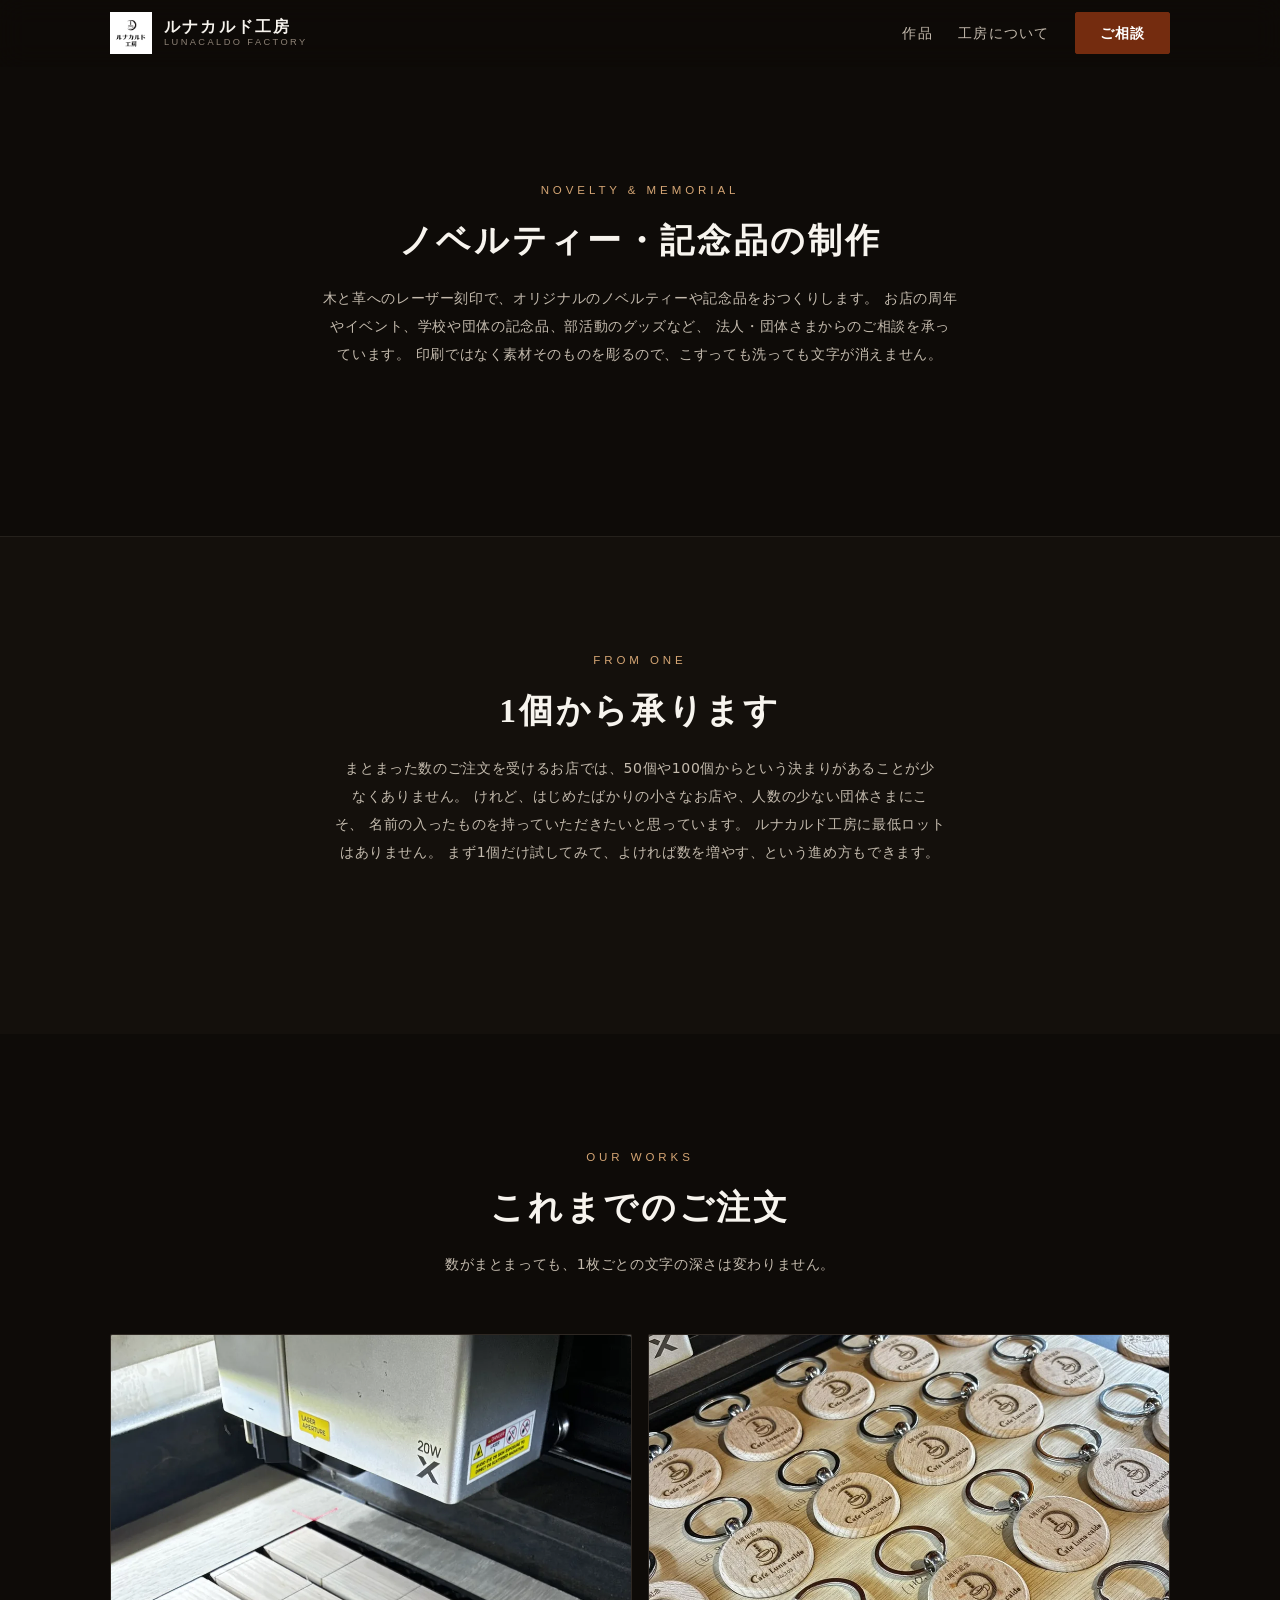
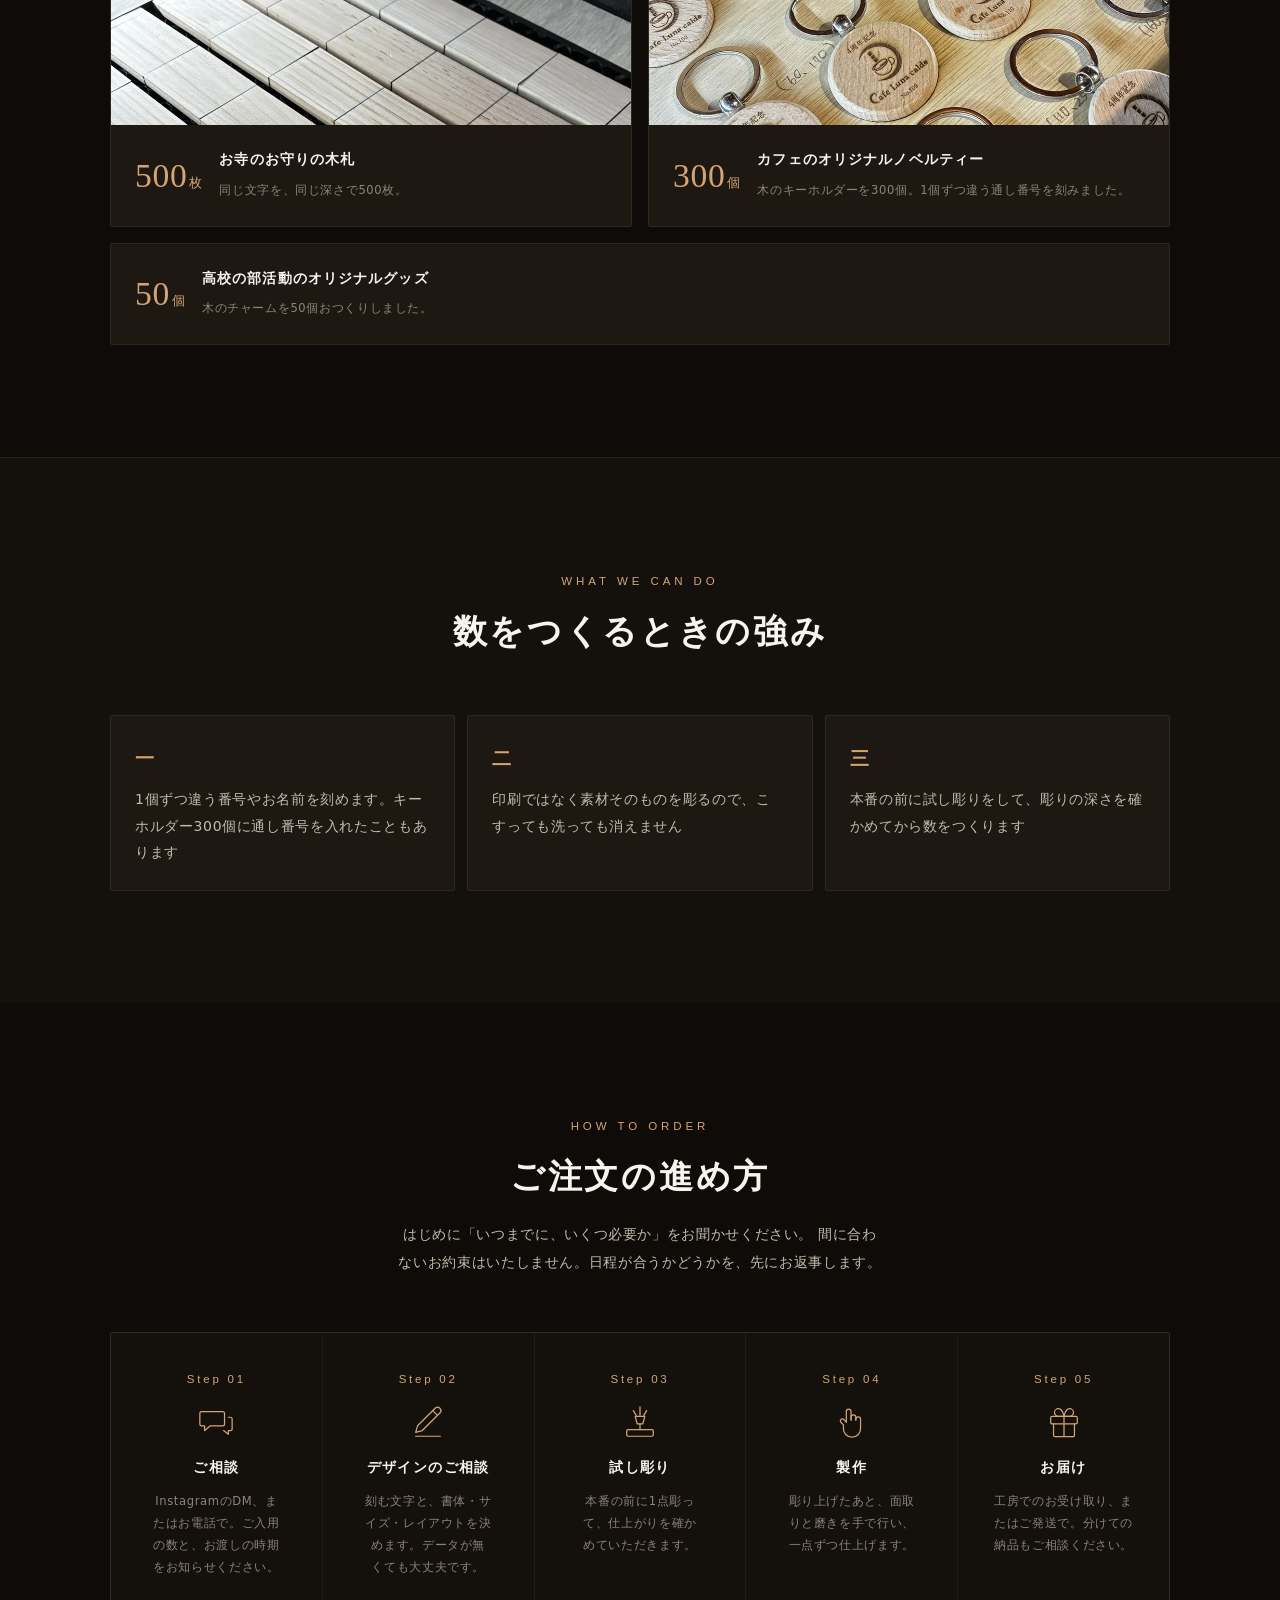
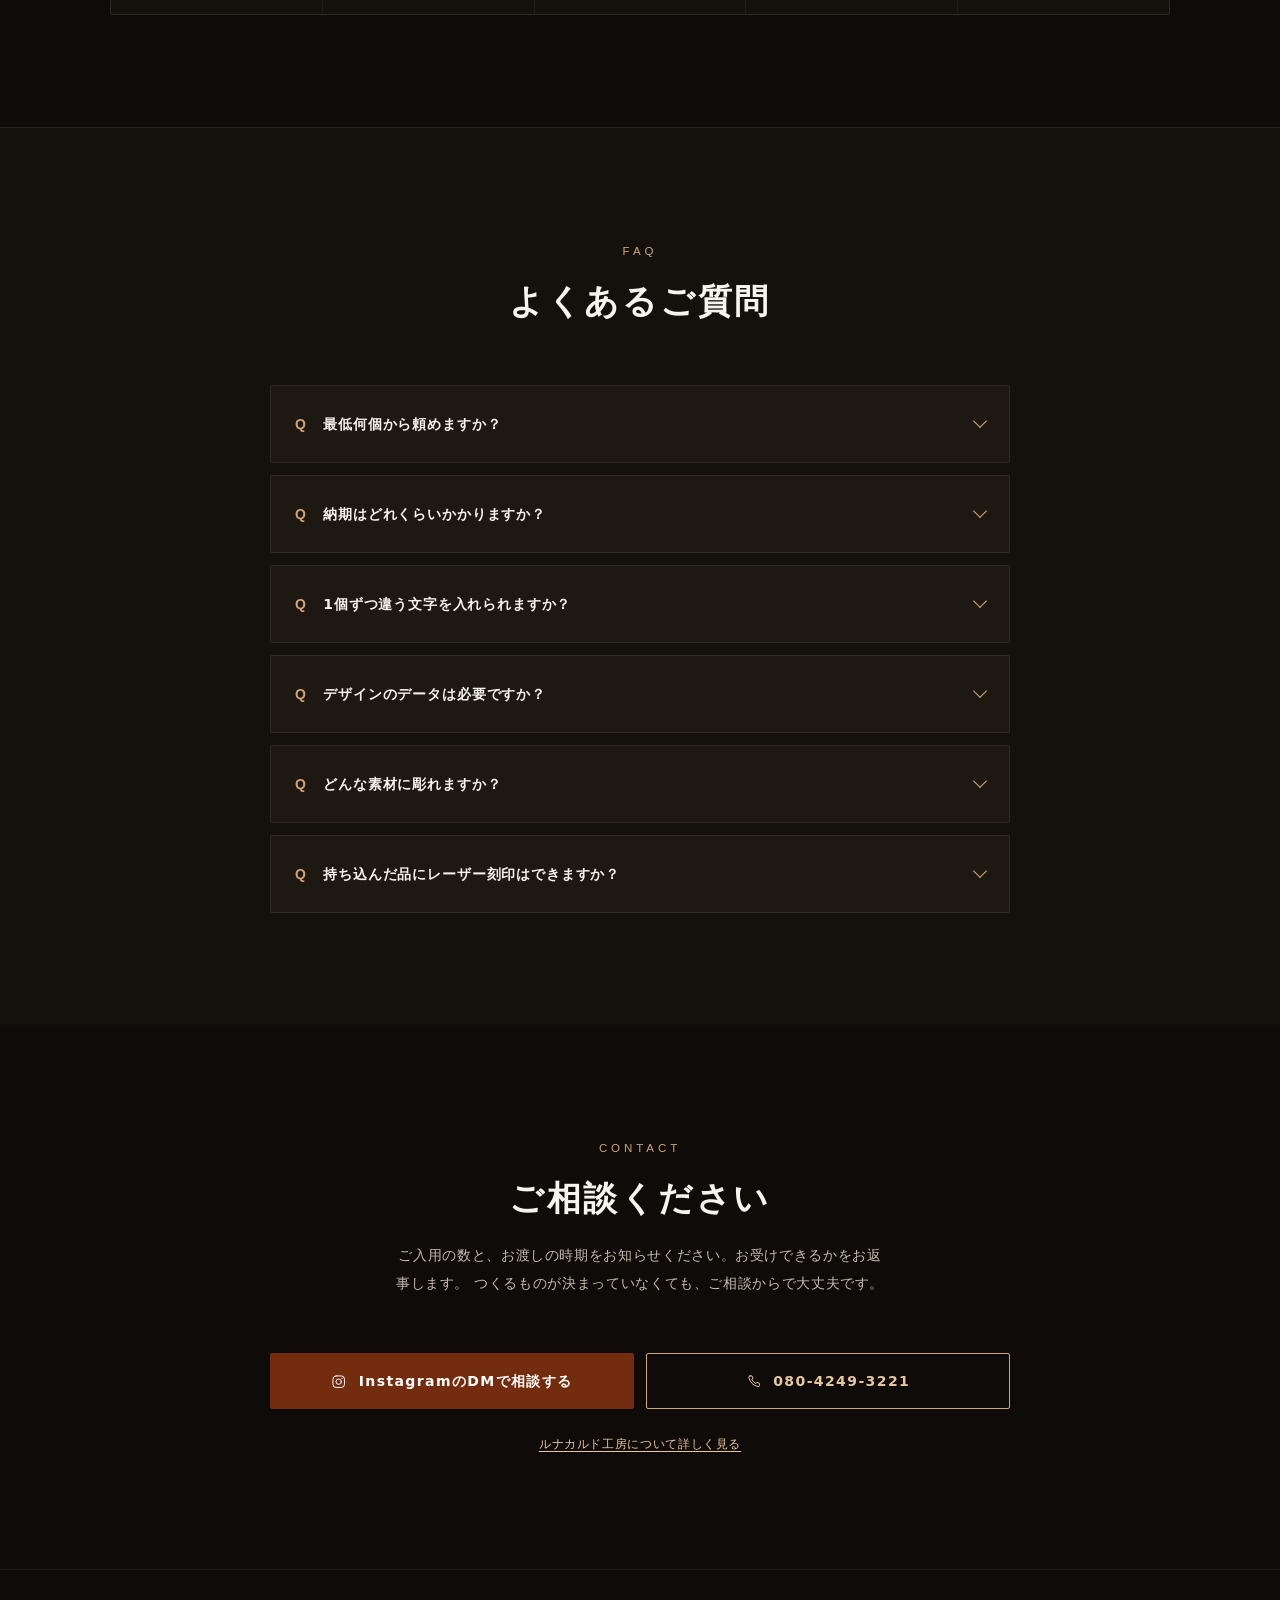
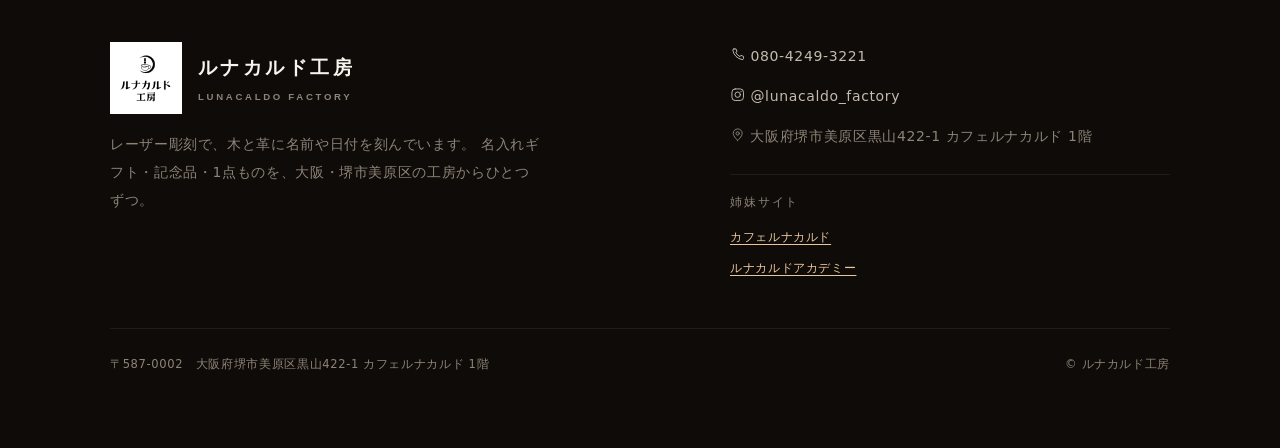
<file: novelty/index.html>
<!DOCTYPE html>
<html lang="ja">
<head>
<meta charset="UTF-8">
<meta name="viewport" content="width=device-width, initial-scale=1">
<title>オリジナルノベルティー・記念品の制作｜ルナカルド工房（大阪・堺市美原区）</title>
<meta name="description" content="木と革へのレーザー刻印で、オリジナルノベルティーや記念品をおつくりします。1個から承ります。お寺のお守りの木札500枚、木製キーホルダー300個などの実績があります。1個ずつ違う番号や名前を刻むこともできます。大阪・堺市美原区の工房です。">
<meta name="theme-color" content="#0E0B08">
<link rel="canonical" href="https://lunacaldofactory.com/novelty/">
<link rel="icon" href="/img/favicon.png" sizes="180x180">
<link rel="apple-touch-icon" href="/img/favicon.png">
<link rel="stylesheet" href="/css/style.css?v=5e72f4b4">
<script>
/* JSが有効な間だけスクロール演出を有効にする。
   万一 main.js が読み込めなかったときは .js を外し、全内容を素のまま表示する。 */
document.documentElement.classList.add('js');
setTimeout(function () {
  if (!window.__lcfReady) document.documentElement.classList.remove('js');
}, 4000);
</script>

<!-- OGP -->
<meta property="og:type" content="website">
<meta property="og:site_name" content="ルナカルド工房">
<meta property="og:title" content="オリジナルノベルティー・記念品の制作｜ルナカルド工房">
<meta property="og:description" content="木と革へのレーザー刻印で、オリジナルノベルティーや記念品を1個からおつくりします。1個ずつ違う番号や名前を刻むこともできます。">
<meta property="og:url" content="https://lunacaldofactory.com/novelty/">
<meta property="og:image" content="https://lunacaldofactory.com/img/bulk-novelty.jpg">
<meta property="og:locale" content="ja_JP">
<meta name="twitter:card" content="summary_large_image">

<!-- 構造化データ -->
<script type="application/ld+json">
{
  "@context": "https://schema.org",
  "@graph": [
    {
      "@type": "Service",
      "@id": "https://lunacaldofactory.com/novelty/#service",
      "name": "オリジナルノベルティー・記念品の制作",
      "serviceType": "レーザー刻印によるノベルティー・記念品の製作",
      "description": "木と革へのレーザー刻印で、オリジナルノベルティーや記念品をおつくりします。1個から承ります。1個ずつ違う番号やお名前を刻むこともできます。",
      "url": "https://lunacaldofactory.com/novelty/",
      "image": "https://lunacaldofactory.com/img/bulk-novelty.jpg",
      "areaServed": [
        { "@type": "AdministrativeArea", "name": "大阪府堺市美原区" },
        { "@type": "AdministrativeArea", "name": "大阪府" }
      ],
      "provider": { "@id": "https://lunacaldofactory.com/#organization" }
    },
    {
      "@type": "BreadcrumbList",
      "itemListElement": [
        { "@type": "ListItem", "position": 1, "name": "ルナカルド工房", "item": "https://lunacaldofactory.com/" },
        { "@type": "ListItem", "position": 2, "name": "ノベルティー・記念品の制作" }
      ]
    }
  ]
}
</script>
<script type="application/ld+json">
{
  "@context": "https://schema.org",
  "@type": "FAQPage",
  "mainEntity": [
    { "@type": "Question", "name": "最低何個から頼めますか？", "acceptedAnswer": { "@type": "Answer", "text": "1個から承ります。小さなお店や団体さまにも使っていただきたいので、最低ロットは設けていません。数がまとまったご注文も、これまでに500枚までお受けしています。" } },
    { "@type": "Question", "name": "納期はどれくらいかかりますか？", "acceptedAnswer": { "@type": "Answer", "text": "大きさや彫る内容、数によって変わるため、一概にお答えするのが難しいところです。そのぶん、いつまでに必要かを先にお知らせください。間に合わないお約束はいたしません。日程が合うかどうかを、はじめにお返事します。" } },
    { "@type": "Question", "name": "1個ずつ違う文字を入れられますか？", "acceptedAnswer": { "@type": "Answer", "text": "できます。木製キーホルダー300個のご注文では、1個ずつ違う通し番号を刻みました。お名前や日付を1点ずつ変えることもできます。" } },
    { "@type": "Question", "name": "デザインのデータは必要ですか？", "acceptedAnswer": { "@type": "Answer", "text": "お持ちでしたらお送りください。無くても大丈夫です。刻みたい文字と、だいたいの雰囲気をお聞かせいただければ、書体やレイアウトをご相談しながら決めていきます。" } },
    { "@type": "Question", "name": "どんな素材に彫れますか？", "acceptedAnswer": { "@type": "Answer", "text": "木と革に彫っています。印刷ではなく素材そのものを彫るので、こすっても洗っても消えません。" } },
    { "@type": "Question", "name": "持ち込んだ品にレーザー刻印はできますか？", "acceptedAnswer": { "@type": "Answer", "text": "条件が合えばお受けしています。ただし、お持ちの品は本番と同じもので試し彫りができないぶん、仕上がりが思ったとおりにならないことがあります。替えのきかない品であればなおさらです。その可能性をご承知いただけることが条件になります。まずは品物のお写真をお送りいただければ、お受けできるかをお返事します。" } }
  ]
}
</script>
</head>
<body>

<a class="skip-link" href="#main">本文へスキップ</a>

<!-- ===== アイコン ===== -->
<svg width="0" height="0" style="position:absolute" aria-hidden="true" focusable="false">
  <defs>
    <symbol id="ico-tel" viewBox="0 0 24 24" fill="none" stroke="currentColor"
            stroke-width="1.5" stroke-linecap="round" stroke-linejoin="round">
      <path d="M6.2 3h3.2l1.6 4-2 1.3a12.5 12.5 0 0 0 6.7 6.7l1.3-2 4 1.6v3.2a1.8 1.8 0 0 1-2 1.8A17.6 17.6 0 0 1 4.4 5a1.8 1.8 0 0 1 1.8-2z"/>
    </symbol>
    <symbol id="ico-ig" viewBox="0 0 24 24" fill="none" stroke="currentColor"
            stroke-width="1.5" stroke-linecap="round" stroke-linejoin="round">
      <rect x="3" y="3" width="18" height="18" rx="5"/>
      <circle cx="12" cy="12" r="4.2"/>
      <circle cx="17.2" cy="6.8" r="1" fill="currentColor" stroke="none"/>
    </symbol>
    <symbol id="ico-up" viewBox="0 0 24 24" fill="none" stroke="currentColor"
            stroke-width="1.5" stroke-linecap="round" stroke-linejoin="round">
      <path d="M12 19V5M5 12l7-7 7 7"/>
    </symbol>
    <symbol id="ico-pin" viewBox="0 0 24 24" fill="none" stroke="currentColor"
            stroke-width="1.5" stroke-linecap="round" stroke-linejoin="round">
      <path d="M12 21s7-6.2 7-11a7 7 0 1 0-14 0c0 4.8 7 11 7 11z"/>
      <circle cx="12" cy="10" r="2.6"/>
    </symbol>
    <symbol id="ico-talk" viewBox="0 0 40 40" fill="none" stroke="currentColor"
            stroke-width="1.3" stroke-linecap="round" stroke-linejoin="round">
      <path d="M5 9h22a2 2 0 0 1 2 2v11a2 2 0 0 1-2 2H14l-6 5v-5H5a2 2 0 0 1-2-2V11a2 2 0 0 1 2-2z"/>
      <path d="M33 15h2a2 2 0 0 1 2 2v10a2 2 0 0 1-2 2h-2v4l-5-4"/>
    </symbol>
    <symbol id="ico-pen" viewBox="0 0 40 40" fill="none" stroke="currentColor"
            stroke-width="1.3" stroke-linecap="round" stroke-linejoin="round">
      <path d="M27.5 5.5a3.5 3.5 0 0 1 5 5L14 29l-7 2 2-7z"/>
      <path d="M25 8l5 5M7 35h26"/>
    </symbol>
    <symbol id="ico-beam" viewBox="0 0 40 40" fill="none" stroke="currentColor"
            stroke-width="1.3" stroke-linecap="round" stroke-linejoin="round">
      <path d="M20 4v9M13 8l3 5M27 8l-3 5"/>
      <path d="M15 14h10l-2 8h-6z"/>
      <path d="M20 22v6"/>
      <rect x="6" y="28" width="28" height="7" rx="1.5"/>
    </symbol>
    <symbol id="ico-hand" viewBox="0 0 40 40" fill="none" stroke="currentColor"
            stroke-width="1.3" stroke-linecap="round" stroke-linejoin="round">
      <path d="M14 20V9a2.5 2.5 0 0 1 5 0v9"/>
      <path d="M19 18v-3a2.5 2.5 0 0 1 5 0v3"/>
      <path d="M24 18v-1a2.5 2.5 0 0 1 5 0v10c0 5-4 9-9 9s-9-4-9-9v-4l-3-3a2.2 2.2 0 0 1 3-3l3 3"/>
    </symbol>
    <symbol id="ico-gift" viewBox="0 0 40 40" fill="none" stroke="currentColor"
            stroke-width="1.3" stroke-linecap="round" stroke-linejoin="round">
      <rect x="6" y="14" width="28" height="8" rx="1.5"/>
      <path d="M9 22v12a1.5 1.5 0 0 0 1.5 1.5h19A1.5 1.5 0 0 0 31 34V22M20 14v21.5"/>
      <path d="M20 14s-1.5-8-6-8a3.5 3.5 0 0 0 0 8zM20 14s1.5-8 6-8a3.5 3.5 0 0 1 0 8z"/>
    </symbol>
  </defs>
</svg>

<!-- ===== ヘッダー ===== -->
<header class="header">
  <div class="header__inner">
    <a class="header__brand" href="/">
      <img class="header__mark" src="/img/logo.png" alt="" width="42" height="42">
      <span class="header__name">ルナカルド工房<small>Lunacaldo Factory</small></span>
    </a>
    <nav class="header__nav" aria-label="サイト内ナビゲーション">
      <a href="/#works" data-optional>作品</a>
      <a href="/">工房について</a>
      <a class="btn btn--primary" href="#contact"><span>ご相談</span></a>
    </nav>
  </div>
  <div class="header__progress" aria-hidden="true"></div>
</header>


<main id="main">

<!-- ===== 1. 見出し ===== -->
<section class="section" id="top">
  <div class="wrap wrap--narrow">
    <div class="section__head section__head--center reveal">
      <span class="eyebrow">Novelty &amp; Memorial</span>
      <h1 class="section__title">ノベルティー・記念品の制作</h1>
      <p class="section__lead">
        木と革へのレーザー刻印で、オリジナルのノベルティーや記念品をおつくりします。
        お店の周年やイベント、学校や団体の記念品、部活動のグッズなど、
        法人・団体さまからのご相談を承っています。
        印刷ではなく素材そのものを彫るので、こすっても洗っても文字が消えません。
      </p>
    </div>
  </div>
</section>


<!-- ===== 2. 1個から ===== -->
<section class="section section--raised section--edge" id="one">
  <div class="wrap wrap--narrow">
    <div class="section__head section__head--center reveal">
      <span class="eyebrow">From One</span>
      <h2 class="section__title">1個から承ります</h2>
      <p class="section__lead">
        まとまった数のご注文を受けるお店では、50個や100個からという決まりがあることが少なくありません。
        けれど、はじめたばかりの小さなお店や、人数の少ない団体さまにこそ、
        名前の入ったものを持っていただきたいと思っています。
        ルナカルド工房に最低ロットはありません。
        まず1個だけ試してみて、よければ数を増やす、という進め方もできます。
      </p>
    </div>
  </div>
</section>


<!-- ===== 3. これまでのご注文 ===== -->
<section class="section" id="works">
  <div class="wrap">
    <div class="section__head section__head--center reveal">
      <span class="eyebrow">Our Works</span>
      <h2 class="section__title">これまでのご注文</h2>
      <p class="section__lead">
        数がまとまっても、1枚ごとの文字の深さは変わりません。
      </p>
    </div>

    <ul class="bulk stagger">
      <li>
        <div class="bulk__thumb">
          <picture>
            <source srcset="/img/bulk-omamori.webp" type="image/webp">
            <img src="/img/bulk-omamori.jpg" alt="レーザー彫刻機の台いっぱいに並んだ、お寺のお守りの木札500枚"
                 width="1000" height="750" loading="lazy">
          </picture>
        </div>
        <div class="bulk__row">
          <span class="bulk__count">500<small>枚</small></span>
          <div class="bulk__body">
            <h3>お寺のお守りの木札</h3>
            <p>同じ文字を、同じ深さで500枚。</p>
          </div>
        </div>
      </li>
      <li>
        <div class="bulk__thumb">
          <picture>
            <source srcset="/img/bulk-novelty.webp" type="image/webp">
            <img src="/img/bulk-novelty.jpg" alt="1個ずつ違う通し番号とロゴを彫った、木のキーホルダー300個"
                 width="1000" height="750" loading="lazy">
          </picture>
        </div>
        <div class="bulk__row">
          <span class="bulk__count">300<small>個</small></span>
          <div class="bulk__body">
            <h3>カフェのオリジナルノベルティー</h3>
            <p>木のキーホルダーを300個。1個ずつ違う通し番号を刻みました。</p>
          </div>
        </div>
      </li>
      <li class="bulk--wide">
        <div class="bulk__row">
          <span class="bulk__count">50<small>個</small></span>
          <div class="bulk__body">
            <h3>高校の部活動のオリジナルグッズ</h3>
            <p>木のチャームを50個おつくりしました。</p>
          </div>
        </div>
      </li>
    </ul>
  </div>
</section>


<!-- ===== 4. 数をつくるときの強み ===== -->
<section class="section section--raised section--edge" id="can">
  <div class="wrap">
    <div class="section__head section__head--center reveal">
      <span class="eyebrow">What We Can Do</span>
      <h2 class="section__title">数をつくるときの強み</h2>
    </div>

    <ul class="creed stagger">
      <li>
        <b>一</b>
        <span>1個ずつ違う番号やお名前を刻めます。キーホルダー300個に通し番号を入れたこともあります</span>
      </li>
      <li>
        <b>二</b>
        <span>印刷ではなく素材そのものを彫るので、こすっても洗っても消えません</span>
      </li>
      <li>
        <b>三</b>
        <span>本番の前に試し彫りをして、彫りの深さを確かめてから数をつくります</span>
      </li>
    </ul>
  </div>
</section>


<!-- ===== 5. 進め方 ===== -->
<section class="section" id="order">
  <div class="wrap">
    <div class="section__head section__head--center reveal">
      <span class="eyebrow">How to Order</span>
      <h2 class="section__title">ご注文の進め方</h2>
      <p class="section__lead">
        はじめに「いつまでに、いくつ必要か」をお聞かせください。
        間に合わないお約束はいたしません。日程が合うかどうかを、先にお返事します。
      </p>
    </div>

    <ul class="flow stagger">
      <li>
        <span class="flow__step">Step 01</span>
        <svg class="flow__icon" aria-hidden="true" focusable="false"><use href="#ico-talk"/></svg>
        <h3>ご相談</h3>
        <p>InstagramのDM、またはお電話で。ご入用の数と、お渡しの時期をお知らせください。</p>
      </li>
      <li>
        <span class="flow__step">Step 02</span>
        <svg class="flow__icon" aria-hidden="true" focusable="false"><use href="#ico-pen"/></svg>
        <h3>デザインのご相談</h3>
        <p>刻む文字と、書体・サイズ・レイアウトを決めます。データが無くても大丈夫です。</p>
      </li>
      <li>
        <span class="flow__step">Step 03</span>
        <svg class="flow__icon" aria-hidden="true" focusable="false"><use href="#ico-beam"/></svg>
        <h3>試し彫り</h3>
        <p>本番の前に1点彫って、仕上がりを確かめていただきます。</p>
      </li>
      <li>
        <span class="flow__step">Step 04</span>
        <svg class="flow__icon" aria-hidden="true" focusable="false"><use href="#ico-hand"/></svg>
        <h3>製作</h3>
        <p>彫り上げたあと、面取りと磨きを手で行い、一点ずつ仕上げます。</p>
      </li>
      <li>
        <span class="flow__step">Step 05</span>
        <svg class="flow__icon" aria-hidden="true" focusable="false"><use href="#ico-gift"/></svg>
        <h3>お届け</h3>
        <p>工房でのお受け取り、またはご発送で。分けての納品もご相談ください。</p>
      </li>
    </ul>
  </div>
</section>


<!-- ===== 6. よくあるご質問 ===== -->
<section class="section section--raised section--edge" id="faq">
  <div class="wrap wrap--narrow">
    <div class="section__head section__head--center reveal">
      <span class="eyebrow">FAQ</span>
      <h2 class="section__title">よくあるご質問</h2>
    </div>

    <div class="faq reveal" data-reveal="fade">
      <details>
        <summary><span class="q">Q</span>最低何個から頼めますか？</summary>
        <div class="faq__answer">
          <p>1個から承ります。小さなお店や団体さまにも使っていただきたいので、最低ロットは設けていません。数がまとまったご注文も、これまでに500枚までお受けしています。</p>
        </div>
      </details>
      <details>
        <summary><span class="q">Q</span>納期はどれくらいかかりますか？</summary>
        <div class="faq__answer">
          <p>大きさや彫る内容、数によって変わるため、一概にお答えするのが難しいところです。そのぶん、いつまでに必要かを先にお知らせください。間に合わないお約束はいたしません。日程が合うかどうかを、はじめにお返事します。</p>
        </div>
      </details>
      <details>
        <summary><span class="q">Q</span>1個ずつ違う文字を入れられますか？</summary>
        <div class="faq__answer">
          <p>できます。木製キーホルダー300個のご注文では、1個ずつ違う通し番号を刻みました。お名前や日付を1点ずつ変えることもできます。</p>
        </div>
      </details>
      <details>
        <summary><span class="q">Q</span>デザインのデータは必要ですか？</summary>
        <div class="faq__answer">
          <p>お持ちでしたらお送りください。無くても大丈夫です。刻みたい文字と、だいたいの雰囲気をお聞かせいただければ、書体やレイアウトをご相談しながら決めていきます。</p>
        </div>
      </details>
      <details>
        <summary><span class="q">Q</span>どんな素材に彫れますか？</summary>
        <div class="faq__answer">
          <p>木と革に彫っています。印刷ではなく素材そのものを彫るので、こすっても洗っても消えません。</p>
        </div>
      </details>
      <details>
        <summary><span class="q">Q</span>持ち込んだ品にレーザー刻印はできますか？</summary>
        <div class="faq__answer">
          <p>条件が合えばお受けしています。ただし、お持ちの品は本番と同じもので試し彫りができないぶん、仕上がりが思ったとおりにならないことがあります。替えのきかない品であればなおさらです。その可能性をご承知いただけることが条件になります。まずは品物のお写真をお送りいただければ、お受けできるかをお返事します。</p>
        </div>
      </details>
    </div>
  </div>
</section>


<!-- ===== 7. ご相談 ===== -->
<section class="section" id="contact">
  <div class="wrap wrap--narrow">
    <div class="section__head section__head--center reveal">
      <span class="eyebrow">Contact</span>
      <h2 class="section__title">ご相談ください</h2>
      <p class="section__lead">
        ご入用の数と、お渡しの時期をお知らせください。お受けできるかをお返事します。
        つくるものが決まっていなくても、ご相談からで大丈夫です。
      </p>
    </div>

    <div class="contact__actions reveal" data-reveal="fade">
      <a class="btn btn--primary" href="https://www.instagram.com/lunacaldo_factory/" target="_blank" rel="noopener">
        <svg class="btn__icon" aria-hidden="true" focusable="false"><use href="#ico-ig"/></svg>
        <span>InstagramのDMで相談する</span>
      </a>
      <a class="btn btn--maple" href="tel:08042493221">
        <svg class="btn__icon" aria-hidden="true" focusable="false"><use href="#ico-tel"/></svg>
        <span>080-4249-3221</span>
      </a>
    </div>

    <p class="flow__note reveal" data-reveal="fade">
      <a href="/">ルナカルド工房について詳しく見る</a>
    </p>
  </div>
</section>

</main>


<footer class="footer">
  <div class="wrap">
    <div class="footer__top">
      <div>
        <div class="footer__brand">
          <img class="footer__mark" src="/img/logo.png" alt="" width="72" height="72" loading="lazy">
          <p class="footer__name">ルナカルド工房<small>Lunacaldo Factory</small></p>
        </div>
        <p class="footer__desc">
          レーザー彫刻で、木と革に名前や日付を刻んでいます。
          名入れギフト・記念品・1点ものを、大阪・堺市美原区の工房からひとつずつ。
        </p>
      </div>

      <div>
        <div class="footer__contact">
          <a href="tel:08042493221">
            <svg class="btn__icon" style="display:inline-block;vertical-align:-.15em" aria-hidden="true" focusable="false"><use href="#ico-tel"/></svg>
            080-4249-3221
          </a>
          <a href="https://www.instagram.com/lunacaldo_factory/" target="_blank" rel="noopener">
            <svg class="btn__icon" style="display:inline-block;vertical-align:-.15em" aria-hidden="true" focusable="false"><use href="#ico-ig"/></svg>
            @lunacaldo_factory
          </a>
          <span class="t-muted">
            <svg class="btn__icon" style="display:inline-block;vertical-align:-.15em" aria-hidden="true" focusable="false"><use href="#ico-pin"/></svg>
            大阪府堺市美原区黒山422-1 カフェルナカルド 1階
          </span>
        </div>

        <div class="footer__sites">
          <b>姉妹サイト</b>
          <a href="https://cafelunacaldo.com/" target="_blank" rel="noopener">カフェルナカルド</a>
          <a href="https://lunacaldoacademy.com/" target="_blank" rel="noopener">ルナカルドアカデミー</a>
        </div>
      </div>
    </div>

    <div class="footer__bottom">
      <span>〒587-0002　大阪府堺市美原区黒山422-1 カフェルナカルド 1階</span>
      <span>&copy; ルナカルド工房</span>
    </div>
  </div>
</footer>


<!-- ===== スマホ固定CTA ===== -->
<div class="sticky-cta">
  <a class="is-tel" href="tel:08042493221">
    <svg aria-hidden="true" focusable="false"><use href="#ico-tel"/></svg>
    電話する
  </a>
  <a class="is-order" href="#contact">数量・時期を相談する</a>
</div>

<!-- ===== トップへ戻る ===== -->
<a class="to-top" href="#top" aria-label="ページの先頭へ戻る">
  <svg aria-hidden="true" focusable="false"><use href="#ico-up"/></svg>
</a>

<script src="/js/main.js?v=399ac4eb" defer></script>
</body>
</html>
</file>
<file: css/style.css>
@charset "UTF-8";
/* ===================================================================
   ルナカルド工房 公式サイト
   黒基調 / 1ページ完結 / 依存ライブラリなし
   姉妹サイト ルナカルドアカデミー の設計を踏襲し、
   色とタイポグラフィを工房のブランドに差し替えている
   （正本: sns-bot/src/factory/brand.py の WHITE/BLACK/WALNUT/MAPLE/MAHOGANY）
   =================================================================== */

/* -------------------------------------------------------------
   1. デザイントークン
   ------------------------------------------------------------- */
:root {
  color-scheme: dark;

  /* 面。純黒ではなく茶に寄せた黒を使い、木の深みを地の色で出している */
  --ink:        #0E0B08;   /* 基本の背景 */
  --ink-2:      #14100C;   /* わずかに浮いた背景 */
  /* カードの背景。明るさだけで差をつけると冷たくなるので、茶方向へ振っている。
     もっとはっきり分けたい場合は #241D16 あたりまでが目安 */
  --surface:    #1E1813;   /* カード */
  --surface-2:  #2A221A;   /* カードの中の面（--surface より明るく保つ） */
  --line:       rgba(247, 244, 238, .12);
  --line-soft:  rgba(247, 244, 238, .07);

  /* 文字。純白より少し暖かい紙白 */
  --text:       #F7F4EE;
  --text-2:     #C4BBAE;
  --muted:      #8E8377;

  /* アクセント（木材名＝ブランドの色名。本文では素材名として使わない） */
  --mahogany:    #742C0F;  /* 赤みのある深褐色。CTAの地色 */
  --mahogany-lt: #A8481F;  /* hover でワイプする明るい版 */
  --maple:       #D4A574;  /* 明るい琥珀。主アクセント（罫・アイコン・見出し） */
  --maple-lt:    #E8C79E;
  --walnut:      #5C4033;  /* 落ち着いた濃い茶。区切りや帯に使う */

  /* 余白 */
  --s-1: .25rem;  --s-2: .5rem;   --s-3: .75rem;  --s-4: 1rem;
  --s-5: 1.5rem;  --s-6: 2rem;    --s-7: 3rem;    --s-8: 4.5rem;
  --sec-pad: clamp(3.5rem, 10vw, 7rem);

  /* 文字サイズ */
  --ts-display: clamp(1.9rem, 6.2vw, 3.7rem);
  --ts-h2:      clamp(1.4rem, 4vw, 2.1rem);
  --ts-h3:      clamp(1.02rem, 2.8vw, 1.2rem);
  --ts-body:    clamp(.9rem, 2.5vw, 1rem);
  --ts-small:   clamp(.8rem, 2.2vw, .875rem);
  --ts-tiny:    .72rem;

  --wrap: 1140px;
  --wrap-narrow: 820px;
  --pad-x: clamp(1.25rem, 5vw, 2.5rem);
  --header-h: 66px;

  /* webフォントは読み込まない（リクエストゼロ）。
     本文はゴシックで可読性を確保し、見出しだけ明朝にして工房らしさを出す */
  --font: "Hiragino Sans", "Hiragino Kaku Gothic ProN", "Yu Gothic Medium",
          "Yu Gothic", "Noto Sans JP", Meiryo, system-ui, sans-serif;
  --font-mincho: "Hiragino Mincho ProN", "Hiragino Mincho Pro", "Yu Mincho",
          YuMincho, "Noto Serif JP", "Yu Mincho Medium", "MS PMincho", serif;
  --font-en: "Helvetica Neue", Arial, "Hiragino Sans", sans-serif;

  --ease: cubic-bezier(.22, 1, .36, 1);
  --ease-soft: cubic-bezier(.4, 0, .2, 1);   /* ゆっくり始まってゆっくり止まる */
}

/* -------------------------------------------------------------
   2. リセット & ベース
   ------------------------------------------------------------- */
*, *::before, *::after { box-sizing: border-box; }

html {
  scroll-behavior: smooth;
  scroll-padding-top: calc(var(--header-h) + 1rem);
  -webkit-text-size-adjust: 100%;
}

body {
  margin: 0;
  font-family: var(--font);
  font-size: var(--ts-body);
  font-weight: 400;
  line-height: 2;
  letter-spacing: .04em;
  color: var(--text);
  background: var(--ink);
  overflow-x: hidden;
  overflow-wrap: anywhere;
  word-break: normal;
  line-break: strict;
  -webkit-font-smoothing: antialiased;
}

img, svg, picture { max-width: 100%; display: block; }
img { height: auto; }
a { color: var(--maple-lt); text-underline-offset: .25em; }

/* 見出しは明朝。Windows の游明朝は細く出るため、字間を広げて線の細さを保たせる */
h1, h2, h3, h4 {
  margin: 0;
  font-family: var(--font-mincho);
  font-weight: 600;
  line-height: 1.6;
  letter-spacing: .08em;
}
p { margin: 0 0 1.2em; }
p:last-child { margin-bottom: 0; }
ul, ol { margin: 0; padding: 0; list-style: none; }

/* 行末に1語だけ取り残されるのを防ぐ。ここ1か所で全体の折り返しを調整している。
   pretty  = 長めの本文向け。最終行が短くなりすぎないよう最後だけ整える
   balance = 短い見出し・キャプション向け。全部の行を同じくらいの長さにそろえる
   （balance は6行程度までの短い文章が対象。長文に使うと効かない）
   ※ 対象がインライン要素のときは display:block も必要（例：.shop span） */
p, li, dd, dt, figcaption, summary, h1, h2, h3, h4 { text-wrap: pretty; }

.section__title,
.section__lead,
.hero__desc,
.shop span,
.flow h3,
.flow p,
.care__list h3,
.work__name {
  text-wrap: balance;
}

::selection { background: var(--mahogany); color: #fff; }

:focus-visible {
  outline: 2px solid var(--maple);
  outline-offset: 3px;
}

.sr-only {
  position: absolute; width: 1px; height: 1px;
  padding: 0; margin: -1px; overflow: hidden;
  clip: rect(0 0 0 0); white-space: nowrap; border: 0;
}

.skip-link {
  position: absolute; left: var(--s-4); top: -4rem; z-index: 200;
  background: var(--maple); color: var(--ink);
  padding: var(--s-2) var(--s-4);
  text-decoration: none; font-weight: 600;
  transition: top .2s;
}
.skip-link:focus { top: var(--s-2); }

/* -------------------------------------------------------------
   3. 共通部品
   ------------------------------------------------------------- */
.wrap {
  width: 100%;
  max-width: var(--wrap);
  margin-inline: auto;
  padding-inline: var(--pad-x);
  position: relative;
  z-index: 1;
}
.wrap--narrow { max-width: var(--wrap-narrow); }

.section { position: relative; padding-block: var(--sec-pad); }
.section--raised { background: var(--ink-2); }
.section--edge { border-top: 1px solid var(--line-soft); }

/* 木肌の色を引いた細い罫 */
.rule {
  height: 2px;
  border: 0;
  margin: 0;
  background: linear-gradient(90deg, var(--maple), rgba(212, 165, 116, .15) 55%, transparent);
}

.eyebrow {
  display: block;
  font-family: var(--font-en);
  font-size: var(--ts-tiny);
  letter-spacing: .34em;
  text-transform: uppercase;
  color: var(--maple);
  margin-bottom: var(--s-3);
}

.section__head { margin-bottom: clamp(2rem, 6vw, 3.5rem); }
.section__head--center { text-align: center; }
.section__title {
  font-size: var(--ts-h2);
  font-weight: 600;
}
.section__lead {
  margin-top: var(--s-4);
  color: var(--text-2);
  font-size: var(--ts-small);
  max-width: 46em;
}
.section__head--center .section__lead { margin-inline: auto; }

.t-maple { color: var(--maple); }
.t-muted { color: var(--muted); }

/* ラベル */
.tag {
  display: inline-block;
  background: var(--mahogany);
  color: #fff;
  font-size: var(--ts-tiny);
  font-weight: 600;
  letter-spacing: .08em;
  padding: .25em 1em;
  border-radius: 2px;
}
.tag--ghost {
  background: transparent;
  border: 1px solid var(--maple);
  color: var(--maple);
}

/* ボタン */
.btn {
  display: inline-flex;
  align-items: center;
  justify-content: center;
  gap: var(--s-3);
  min-height: 56px;
  padding: var(--s-3) var(--s-6);
  font-size: var(--ts-small);
  font-weight: 600;
  letter-spacing: .1em;
  text-decoration: none;
  border-radius: 2px;
  border: 1px solid transparent;
  position: relative;
  overflow: hidden;
  transition: color .35s var(--ease), border-color .35s var(--ease), background .35s var(--ease);
}
.btn > * { position: relative; z-index: 1; }
.btn::before {
  content: "";
  position: absolute;
  inset: 0;
  transform: scaleX(0);
  transform-origin: right center;
  transition: transform .45s var(--ease);
}
.btn:hover::before { transform: scaleX(1); transform-origin: left center; }
.btn__icon { width: 1.1em; height: 1.1em; flex: none; }

.btn--primary { background: var(--mahogany); color: #fff; border-color: var(--mahogany); }
.btn--primary::before { background: var(--mahogany-lt); }
.btn--primary:hover { border-color: var(--mahogany-lt); }

.btn--maple { background: transparent; color: var(--maple-lt); border-color: var(--maple); }
.btn--maple::before { background: var(--maple); }
.btn--maple:hover { color: var(--ink); }

.btn--line { background: transparent; color: var(--text); border-color: var(--line); }
.btn--line::before { background: rgba(247, 244, 238, .1); }
.btn--line:hover { border-color: var(--text-2); }

/* -------------------------------------------------------------
   4. ヘッダー
   ------------------------------------------------------------- */
.header {
  position: sticky;
  top: 0;
  z-index: 100;
  background: rgba(14, 11, 8, .72);
  backdrop-filter: blur(14px);
  border-bottom: 1px solid transparent;
  transition: background .4s var(--ease), border-color .4s var(--ease);
}
.header.is-stuck {
  background: rgba(14, 11, 8, .94);
  border-bottom-color: var(--line-soft);
}
.header__progress {
  position: absolute;
  left: 0; bottom: -1px;
  height: 2px; width: 100%;
  transform: scaleX(0);
  transform-origin: 0 50%;
  background: linear-gradient(90deg, var(--mahogany), var(--maple));
}
.header__inner {
  display: flex;
  align-items: center;
  gap: var(--s-4);
  min-height: var(--header-h);
  padding-inline: var(--pad-x);
  max-width: var(--wrap);
  margin-inline: auto;
}
.header__brand {
  display: flex;
  align-items: center;
  gap: var(--s-3);
  text-decoration: none;
  color: inherit;
  flex: none;
}
.header__mark {
  width: 42px; height: 42px;
  object-fit: contain;
  transition: transform .5s var(--ease);
}
.header__brand:hover .header__mark { transform: rotate(-10deg); }
.header__name {
  font-family: var(--font-mincho);
  font-size: .98rem;
  font-weight: 600;
  letter-spacing: .14em;
  line-height: 1.25;
  white-space: nowrap;
}
.header__name small {
  display: block;
  font-family: var(--font-en);
  font-size: .58rem;
  letter-spacing: .26em;
  font-weight: 400;
  color: var(--muted);
  text-transform: uppercase;
}
.header__nav {
  margin-left: auto;
  display: flex;
  align-items: center;
  gap: clamp(.6rem, 2vw, 1.6rem);
}
.header__nav a {
  font-size: var(--ts-small);
  letter-spacing: .08em;
  text-decoration: none;
  color: var(--text-2);
  white-space: nowrap;
  position: relative;
  padding-block: .35rem;
  transition: color .3s var(--ease);
}
.header__nav a::after {
  content: "";
  position: absolute;
  left: 0; bottom: 0;
  width: 100%; height: 1px;
  background: var(--maple);
  transform: scaleX(0);
  transform-origin: right;
  transition: transform .4s var(--ease);
}
.header__nav a:hover { color: var(--text); }
.header__nav a:hover::after,
.header__nav a.is-active::after { transform: scaleX(1); transform-origin: left; }
.header__nav a.is-active { color: var(--maple-lt); }
.header__nav .btn {
  min-height: 40px;
  padding-inline: var(--s-5);
  color: #fff;
}
.header__nav .btn::after { display: none; }

@media (max-width: 860px) {
  .header__name small { display: none; }
  .header__nav a[data-optional] { display: none; }
}
/* 幅が足りない画面では、ヘッダーはブランドとCTAだけに絞る */
@media (max-width: 560px) {
  .header__name { font-size: .88rem; }
  .header__nav a:not(.btn) { display: none; }
  .header__nav .btn { padding-inline: var(--s-4); }
}

/* -------------------------------------------------------------
   5. ヒーロー
   ------------------------------------------------------------- */
.hero {
  position: relative;
  min-height: min(88vh, 780px);
  display: flex;
  align-items: flex-end;
  overflow: hidden;
  background: var(--ink);
  padding-block: clamp(4rem, 14vw, 8rem) clamp(2.5rem, 7vw, 4.5rem);
}

.hero__media { position: absolute; inset: 0; z-index: 0; }
.hero__slider { position: absolute; inset: 0; }
.hero__slide { margin: 0; position: absolute; inset: 0; }
/* img の親は <picture>。ここに高さがないと img の height:100% が auto に落ちて
   object-fit: cover が効かず、画像が枠からはみ出して下側だけ切れてしまう */
.hero__slide picture { display: block; width: 100%; height: 100%; }
.hero__slide img { width: 100%; height: 100%; object-fit: cover; }

/* JSがなければ切り替えられないので1枚目だけ出す */
html:not(.js) .hero__slide:not(.is-current) { display: none; }
/* ふわっと入れ替わる：透明度と、わずかな拡大をゆっくり戻す動きを重ねる */
.js .hero__slide {
  opacity: 0;
  transform: scale(1.05);
  transition: opacity 1.8s var(--ease-soft), transform 3s var(--ease-soft);
  will-change: opacity, transform;
}
.js .hero__slide.is-current { opacity: 1; transform: scale(1); }

/* 文字がのる左側だけを暗くし、右側は作品をそのまま見せる。
   文字の右端はグラデーション上の 53% あたり。そこまでは濃さを保ち、
   そこから先を一気に抜くことで、作品を明るく見せつつ本文の読みやすさを守っている。
   左側も塗りつぶさず、写真がうっすら透ける .82〜.78 にとどめている。
   これ以上薄くすると小さな金文字（.hero__kicker）が 4.5:1 を割るので下げないこと。
   （この値で、8枚のうち最も明るい写真でも 本文4.5:1 / 見出し3:1 を満たす） */
.hero__veil {
  position: absolute;
  inset: 0;
  z-index: 1;
  background:
    linear-gradient(100deg,
      rgba(14,11,8,.82) 0%,
      rgba(14,11,8,.78) 46%,
      rgba(14,11,8,.42) 58%,
      rgba(14,11,8,.08) 70%,
      rgba(14,11,8,0) 84%,
      rgba(14,11,8,0) 100%),
    linear-gradient(180deg, rgba(14,11,8,.32) 0%, transparent 26%, transparent 74%, rgba(14,11,8,.50) 100%);
}
/* 1カラムになる幅では文字が写真の上に重なる。文字は上から26%あたりで始まるので、
   そこまでを大きく明るくして作品を見せ、26%より下は文字が読める濃さを保つ。
   26% の .80 を下げると小さな金文字（.hero__kicker）が読めなくなる */
@media (max-width: 900px) {
  .hero__veil {
    background:
      linear-gradient(180deg,
        rgba(14,11,8,.24) 0%,
        rgba(14,11,8,.18) 14%,
        rgba(14,11,8,.78) 26%,
        rgba(14,11,8,.84) 60%,
        rgba(14,11,8,.90) 100%);
  }
}
.hero__grid {
  position: absolute;
  inset: 0;
  z-index: 2;
  opacity: .14;
  background-image:
    linear-gradient(rgba(247,244,238,.5) 1px, transparent 1px),
    linear-gradient(90deg, rgba(247,244,238,.5) 1px, transparent 1px);
  background-size: 96px 96px;
  mask-image: radial-gradient(ellipse at 70% 40%, #000 10%, transparent 72%);
}

.hero__inner { position: relative; z-index: 3; width: 100%; }
.hero__kicker {
  display: inline-flex;
  align-items: center;
  gap: var(--s-3);
  font-family: var(--font-en);
  font-size: var(--ts-tiny);
  letter-spacing: .3em;
  text-transform: uppercase;
  color: var(--maple);
  margin-bottom: var(--s-5);
}
.hero__kicker::before {
  content: "";
  width: 48px; height: 1px;
  background: var(--maple);
}
.hero__title {
  font-size: var(--ts-display);
  font-weight: 600;
  line-height: 1.5;
  letter-spacing: .09em;
  margin-bottom: var(--s-5);
  text-shadow: 0 2px 30px rgba(0, 0, 0, .6);
}
.hero__title em {
  font-style: normal;
  color: var(--maple-lt);
}
.hero__desc {
  color: var(--text-2);
  font-size: var(--ts-small);
  max-width: 34em;
  margin-bottom: var(--s-6);
}
.hero__actions { display: flex; flex-wrap: wrap; gap: var(--s-3); }
.hero__actions .btn { flex: 1 1 240px; max-width: 320px; }

.hero__tags {
  display: flex;
  flex-wrap: wrap;
  gap: var(--s-3) var(--s-5);
  margin-top: var(--s-6);
  padding-top: var(--s-5);
  border-top: 1px solid var(--line-soft);
  font-size: var(--ts-small);
  color: var(--text-2);
}
.hero__tags span { display: inline-flex; align-items: center; gap: var(--s-2); }
.hero__tags span::before {
  content: "";
  width: 5px; height: 5px;
  background: var(--maple);
  border-radius: 50%;
  flex: none;
}

/* 何枚目を見ているかの表示 */
.hero__dots {
  position: absolute;
  right: var(--pad-x);
  bottom: clamp(2.5rem, 7vw, 4.5rem);
  z-index: 4;
  display: flex;
  gap: var(--s-3);
}
.hero__dot {
  width: 34px; height: 2px;
  padding: 0; border: 0;
  background: rgba(247, 244, 238, .3);
  cursor: pointer;
  transition: background .4s var(--ease);
}
.hero__dot:hover { background: rgba(247, 244, 238, .6); }
.hero__dot[aria-current="true"] { background: var(--maple); }
@media (max-width: 700px) { .hero__dots { display: none; } }

/* -------------------------------------------------------------
   6. 大切にしていること
   ------------------------------------------------------------- */
.belief { display: grid; gap: clamp(2rem, 6vw, 4rem); align-items: center; }
@media (min-width: 900px) { .belief { grid-template-columns: 1.05fr .95fr; } }
.belief__body p { color: var(--text-2); }
.belief__body strong { color: var(--text); font-weight: 600; }
.belief__photo { position: relative; }
.belief__photo img { width: 100%; border-radius: 2px; }
/* 写真の右下にずらした一本罫。額装のような余韻を作る */
.belief__photo::after {
  content: "";
  position: absolute;
  inset: 14px -14px -14px 14px;
  border: 1px solid var(--maple);
  z-index: -1;
}

/* 大切にしている3つのこと。色は下の --value-color の3行だけを触る */
.values {
  display: grid;
  gap: var(--s-3);
  margin-top: var(--s-6);
}
.values > li {
  background: var(--surface);
  border: 1px solid var(--line-soft);
  border-left: 3px solid var(--value-color);
  border-radius: 2px;
  padding: var(--s-4) var(--s-5);
  transition: transform .4s var(--ease), border-color .4s var(--ease);
}
.values > li:hover { transform: translateX(4px); border-color: var(--line); border-left-color: var(--value-color); }
.values__head {
  display: flex;
  align-items: baseline;
  gap: var(--s-3);
  margin-bottom: var(--s-2);
}
.values b {
  font-family: var(--font-mincho);
  font-size: var(--ts-small);
  font-weight: 600;
  letter-spacing: .12em;
  color: var(--value-color);
}
.values__en {
  font-family: var(--font-en);
  font-size: .58rem;
  letter-spacing: .2em;
  text-transform: uppercase;
  color: var(--muted);
}
.values p {
  margin: 0;
  font-size: var(--ts-small);
  color: var(--text-2);
  line-height: 1.7;
}
/* マホガニーはカード上だと暗すぎて読めないため、文字には明るい版を使う
   （--mahogany #742C0F は白文字をのせる地色専用） */
.value--hand   { --value-color: var(--maple); }
.value--heart  { --value-color: #E08A5F; }
.value--time   { --value-color: #C4A484; }

/* -------------------------------------------------------------
   7. 作品のかたち
   ------------------------------------------------------------- */
.works {
  display: grid;
  gap: var(--s-5);
  grid-template-columns: repeat(auto-fit, minmax(270px, 1fr));
}
.work {
  background: var(--surface);
  border: 1px solid var(--line-soft);
  border-radius: 2px;
  overflow: hidden;
  display: flex;
  flex-direction: column;
  transition: border-color .4s var(--ease), transform .4s var(--ease);
}
.work:hover { border-color: var(--maple); transform: translateY(-6px); }
.work__thumb { position: relative; aspect-ratio: 1; overflow: hidden; }
/* img の親は <picture>。ここに高さがないと img の height:100% が auto に落ちて
   object-fit: cover が効かず、画像が枠からはみ出して下側だけ切れてしまう */
.work__thumb picture { display: block; width: 100%; height: 100%; }
.work__thumb img {
  width: 100%; height: 100%; object-fit: cover;
  transition: transform .8s var(--ease);
}
.work:hover .work__thumb img { transform: scale(1.06); }
.work__name {
  font-size: var(--ts-h3);
  font-weight: 600;
  letter-spacing: .12em;
  padding-bottom: var(--s-3);
  margin-bottom: var(--s-4);
  border-bottom: 1px solid var(--line-soft);
}
.work__body { padding: var(--s-5) var(--s-5) 0; flex: 1; }
.work__desc { font-size: var(--ts-small); color: var(--text-2); }
.work__note { font-size: var(--ts-tiny); color: var(--muted); margin-top: var(--s-3); }
.work__tags {
  display: flex;
  flex-wrap: wrap;
  gap: var(--s-2);
  /* 行の高さは3枚のうち最も高いカードに合わされるため、
     指定しないとタグが余った高さぶん縦に伸びてしまう */
  align-items: flex-start;   /* タグ自体を中身の高さに保つ */
  align-content: flex-start; /* タグの行をまとめて上に寄せる */
  margin: var(--s-4) var(--s-5) 0;   /* 左右の余白ぶん区切り線を内側に寄せる */
  padding: var(--s-4) 0 var(--s-5);
  border-top: 1px solid var(--line-soft);
}

/* 区切り線の高さを3枚でそろえる。
   タグの行数がカードによって違うため、下端に寄せるだけでは線がずれてしまう。
   subgrid で「画像／本文／タグ」の3行を親グリッドと共有させると、
   各行の高さが3枚の中で最も高いものに合わされ、線の位置が一致する。 */
@supports (grid-template-rows: subgrid) {
  .work {
    display: grid;
    grid-template-rows: subgrid;
    grid-row: span 3;
    row-gap: 0;               /* 親の gap がカード内に入らないようにする */
  }
  .work__body { flex: none; }
}

/* -------------------------------------------------------------
   8. オーダーの流れ
   ------------------------------------------------------------- */
.flow {
  display: grid;
  gap: 1px;
  background: var(--line-soft);
  border: 1px solid var(--line-soft);
  border-radius: 2px;
  grid-template-columns: repeat(auto-fit, minmax(190px, 1fr));
}
.flow > li {
  background: var(--ink-2);
  padding: clamp(1.5rem, 4vw, 2.2rem) var(--s-5);
  text-align: center;
  transition: background .4s var(--ease);
}
.flow > li:hover { background: var(--surface-2); }
.flow__step {
  display: block;
  font-family: var(--font-en);
  font-size: var(--ts-tiny);
  letter-spacing: .24em;
  color: var(--maple);
  margin-bottom: var(--s-3);
}
.flow__icon { width: 38px; height: 38px; margin: 0 auto var(--s-4); color: var(--maple); }
.flow h3 { font-size: var(--ts-small); margin-bottom: var(--s-3); letter-spacing: .1em; }
.flow p { font-size: var(--ts-tiny); color: var(--muted); line-height: 1.9; }

.flow__note {
  margin-top: var(--s-5);
  font-size: var(--ts-tiny);
  color: var(--muted);
  text-align: center;
}

/* -------------------------------------------------------------
   8-2. まとまった数のご注文
   ------------------------------------------------------------- */
.bulk {
  display: grid;
  gap: var(--s-4);
  grid-template-columns: repeat(2, 1fr);
}
.bulk > li {
  background: var(--surface);
  border: 1px solid var(--line-soft);
  border-radius: 2px;
  overflow: hidden;             /* 写真の角を器の角に合わせる */
  transition: border-color .4s var(--ease);
}
.bulk > li:hover { border-color: var(--maple); }
/* 写真がまだ無いものは、横いっぱいに寝かせて間の抜けを作らない */
.bulk--wide { grid-column: 1 / -1; }
.bulk__thumb { display: block; aspect-ratio: 4 / 3; background: var(--surface-2); }
.bulk__thumb img {
  display: block;
  width: 100%; height: 100%;
  object-fit: cover;
}
.bulk__row {
  display: flex;
  align-items: center;
  gap: var(--s-4);
  padding: var(--s-5);
}
/* 数がこの節の主役なので、いちばん大きく置く */
.bulk__count {
  flex: none;
  font-family: var(--font-mincho);
  font-size: var(--ts-h2);
  line-height: 1;
  letter-spacing: .02em;
  color: var(--maple);
}
.bulk__count small {
  margin-left: .12em;
  font-size: .4em;
  letter-spacing: .1em;
}
.bulk__body h3 {
  font-size: var(--ts-small);
  letter-spacing: .08em;
  margin-bottom: var(--s-2);
}
.bulk__body p {
  font-size: var(--ts-tiny);
  color: var(--muted);
  line-height: 1.9;
}
@media (max-width: 720px) {
  .bulk { grid-template-columns: 1fr; }
}

/* -------------------------------------------------------------
   9. ギャラリー（自動で流れる）
   ------------------------------------------------------------- */
.gallery {
  overflow: hidden;
  padding-block: 0;
  /* 1周にかかる時間。数字を大きくするほどゆっくり流れる */
  --gallery-speed: 72s;
  /* 画像と画像のすき間 */
  --gallery-gap: 2px;
}
.gallery__track {
  display: flex;
  gap: var(--gallery-gap);
  width: max-content;
  animation: marquee var(--gallery-speed) linear infinite;
  will-change: transform;
}
.gallery:hover .gallery__track { animation-play-state: paused; }
/* 右から左へ。前半6枚ぶん動いた時点で後半6枚と絵柄が重なるので、継ぎ目が見えない。
   すき間は6枚に対して6個ぶん動かす必要があるが -50% だと5.5個ぶんなので、半分を足して補正する */
@keyframes marquee {
  from { transform: translateX(0); }
  to   { transform: translateX(calc(-50% - var(--gallery-gap) / 2)); }
}
.gallery__item {
  flex: none;
  width: clamp(210px, 26vw, 320px);
  aspect-ratio: 1;
  position: relative;
  overflow: hidden;
}
.gallery__item img {
  width: 100%; height: 100%; object-fit: cover;
  transition: transform .8s var(--ease);
}
.gallery__item:hover img { transform: scale(1.05); }

/* -------------------------------------------------------------
   10. 作り手について
   ------------------------------------------------------------- */
.maker { display: grid; gap: clamp(1.5rem, 5vw, 3rem); align-items: start; }
@media (min-width: 820px) { .maker { grid-template-columns: 280px 1fr; } }
.maker__photo { position: relative; }
.maker__photo img {
  width: 100%;
  border-radius: 2px;
}
.maker__photo::after {
  content: "";
  position: absolute;
  inset: 12px -12px -12px 12px;
  border: 1px solid var(--maple);
  z-index: -1;
}
.maker__body p { color: var(--text-2); }
.maker__sign {
  margin-top: var(--s-5);
  padding-top: var(--s-4);
  border-top: 1px solid var(--line-soft);
  text-align: right;
}
.maker__sign b {
  font-family: var(--font-mincho);
  font-size: var(--ts-h3);
  letter-spacing: .18em;
  font-weight: 600;
}
.maker__sign span { display: block; font-size: var(--ts-tiny); color: var(--muted); letter-spacing: .16em; }

/* -------------------------------------------------------------
   11. 素材とお手入れ
   ------------------------------------------------------------- */
.care { display: grid; gap: clamp(1.5rem, 5vw, 3rem); align-items: center; }
@media (min-width: 900px) { .care { grid-template-columns: .8fr 1.2fr; } }
.care__photo img {
  width: 100%;
  border-radius: 2px;
}
.care__list { display: grid; gap: var(--s-4); }
.care__list > li {
  display: flex;
  gap: var(--s-4);
  padding: var(--s-4) 0;
  border-bottom: 1px solid var(--line-soft);
}
.care__list > li:last-child { border-bottom: 0; }
.care__icon { width: 34px; height: 34px; flex: none; color: var(--maple); }
.care__list h3 { font-size: var(--ts-h3); margin-bottom: var(--s-1); }
.care__list p { font-size: var(--ts-small); color: var(--text-2); }

/* お手入れの三箇条。漢数字を頭に置いた縦書きの帳面のような見せ方 */
.creed {
  margin-top: clamp(2rem, 5vw, 3rem);
  display: grid;
  gap: var(--s-3);
  grid-template-columns: repeat(auto-fit, minmax(230px, 1fr));
}
.creed > li {
  background: var(--surface);
  border: 1px solid var(--line-soft);
  border-radius: 2px;
  padding: var(--s-5);
  transition: border-color .4s var(--ease);
}
.creed > li:hover { border-color: var(--maple); }
.creed b {
  display: block;
  font-family: var(--font-mincho);
  font-size: var(--ts-h3);
  letter-spacing: .3em;
  color: var(--maple);
  margin-bottom: var(--s-2);
}
.creed span {
  display: block;
  font-size: var(--ts-small);
  color: var(--text-2);
  line-height: 1.9;
}

/* -------------------------------------------------------------
   12. ショップ
   ------------------------------------------------------------- */
.shops {
  display: grid;
  gap: var(--s-4);
  grid-template-columns: repeat(auto-fit, minmax(240px, 1fr));
}
.shops > li {
  background: var(--surface);
  border: 1px solid var(--line-soft);
  border-radius: 2px;
  transition: border-color .4s var(--ease);
}
.shops > li:hover { border-color: var(--maple); }
.shops a {
  display: block;
  padding: var(--s-6) var(--s-5);
  text-align: center;
  text-decoration: none;
  color: inherit;
}
.shop__icon {
  display: block;
  width: clamp(30px, 8vw, 36px);
  height: auto;
  aspect-ratio: 1;
  margin: 0 auto var(--s-3);
  fill: none;
  stroke: var(--maple);
  stroke-width: 1.6;
  stroke-linecap: round;
  stroke-linejoin: round;
  transition: transform .4s var(--ease);
}
.shops > li:hover .shop__icon { transform: translateY(-2px) scale(1.06); }
.shops b {
  display: block;
  font-family: var(--font-en);
  font-size: var(--ts-small);
  letter-spacing: .18em;
  margin-bottom: var(--s-2);
  color: var(--text);
}
.shops span {
  /* text-wrap: balance（ベース側で指定）を効かせるためにブロック化している */
  display: block;
  font-size: var(--ts-tiny);
  color: var(--muted);
  line-height: 1.8;
}

/* -------------------------------------------------------------
   13. FAQ
   ------------------------------------------------------------- */
.faq { display: grid; gap: var(--s-3); }
.faq details {
  background: var(--surface);
  border: 1px solid var(--line-soft);
  border-radius: 2px;
  transition: border-color .35s var(--ease);
}
.faq details[open] { border-color: var(--line); }
.faq summary {
  display: flex;
  align-items: flex-start;
  gap: var(--s-4);
  padding: var(--s-5);
  font-size: var(--ts-small);
  font-weight: 600;
  letter-spacing: .06em;
  cursor: pointer;
  list-style: none;
}
.faq summary::-webkit-details-marker { display: none; }
.faq summary::after {
  content: "";
  margin-left: auto;
  flex: none;
  width: 10px; height: 10px;
  margin-top: .45em;
  border-right: 1px solid var(--maple);
  border-bottom: 1px solid var(--maple);
  transform: rotate(45deg);
  transition: transform .35s var(--ease);
}
.faq details[open] summary::after { transform: rotate(-135deg); }
.faq .q {
  flex: none;
  font-family: var(--font-en);
  color: var(--maple);
  letter-spacing: .1em;
}
.faq__answer {
  padding: 0 var(--s-5) var(--s-5) calc(var(--s-5) + var(--s-4));
  font-size: var(--ts-small);
  color: var(--text-2);
}
.js .faq details[open] .faq__answer { animation: fade-in .4s var(--ease); }
@keyframes fade-in { from { opacity: 0; transform: translateY(-6px); } to { opacity: 1; transform: none; } }

/* -------------------------------------------------------------
   14. ご相談・アクセス
   ------------------------------------------------------------- */
.contact { position: relative; overflow: hidden; background: var(--ink-2); }
.contact__bg {
  position: absolute;
  inset: 0;
  z-index: 0;
  opacity: .28;
}
.contact__bg img { width: 100%; height: 100%; object-fit: cover; }
.contact__veil {
  position: absolute; inset: 0; z-index: 1;
  background: linear-gradient(180deg, var(--ink-2) 0%, rgba(20,16,12,.62) 50%, var(--ink-2) 100%);
}
.contact .wrap { z-index: 2; }
.contact__card {
  border: 1px solid var(--line);
  border-radius: 2px;
  background: rgba(14, 11, 8, .82);
  backdrop-filter: blur(6px);
  padding: clamp(1.75rem, 5vw, 3rem);
}
.contact__dl { display: grid; gap: var(--s-4); margin: 0 0 var(--s-6); }
.contact__dl > div { display: flex; gap: var(--s-4); align-items: baseline; }
.contact__dl dt {
  flex: none;
  width: 6em;            /* いちばん長い「ご相談方法」が1行に収まる幅（5字＋字間0.14em×5ぶん要る） */
  font-size: var(--ts-tiny);
  letter-spacing: .14em;
  color: var(--maple);
}
.contact__dl dd { margin: 0; font-size: var(--ts-small); color: var(--text-2); }
.contact__dl dd a { color: var(--text); text-decoration: none; border-bottom: 1px solid var(--line); }
.contact__dl dd a:hover { border-color: var(--maple); }
.contact__actions {
  display: grid;
  gap: var(--s-3);
  grid-template-columns: repeat(auto-fit, minmax(210px, 1fr));
}
/* ボタンを1〜2個だけ中央に並べる行。
   .contact__actions は枠いっぱいに引き伸ばす格子なので、
   単独のボタンを真ん中に置きたいときはこちらを使う */
.actions-center {
  /* 直前の一覧やカードからの間合い。
     .creed など「一覧のあとに続く塊」と同じ空け方にそろえている */
  margin-top: clamp(2rem, 5vw, 3rem);
  display: flex;
  flex-wrap: wrap;
  gap: var(--s-3);
  justify-content: center;
}

.contact__map {
  margin-top: var(--s-6);
  border: 1px solid var(--line);
  border-radius: 2px;
  overflow: hidden;
}
.contact__map iframe { width: 100%; height: 260px; border: 0; display: block; }

/* -------------------------------------------------------------
   15. フッター
   ------------------------------------------------------------- */
.footer {
  border-top: 1px solid var(--line-soft);
  padding-block: var(--s-8) calc(var(--s-7) + 76px);
  background: var(--ink);
}
.footer__top {
  display: grid;
  gap: clamp(1.75rem, 5vw, 3rem);
  margin-bottom: var(--s-7);
}
@media (min-width: 800px) { .footer__top { grid-template-columns: 1.3fr 1fr; align-items: start; } }
.footer__brand { display: flex; align-items: center; gap: var(--s-4); margin-bottom: var(--s-4); }
.footer__mark { width: 72px; height: 72px; object-fit: contain; }
.footer__name {
  font-family: var(--font-mincho);
  font-size: var(--ts-h3);
  letter-spacing: .18em;
  font-weight: 600;
}
.footer__name small {
  display: block;
  font-family: var(--font-en);
  font-size: .6rem;
  letter-spacing: .28em;
  color: var(--muted);
  text-transform: uppercase;
}
.footer__desc { font-size: var(--ts-small); color: var(--muted); max-width: 32em; }
.footer__contact { display: grid; gap: var(--s-3); font-size: var(--ts-small); }
.footer__contact a { color: var(--text-2); text-decoration: none; }
.footer__contact a:hover { color: var(--maple-lt); }
.footer__sites {
  margin-top: var(--s-5);
  padding-top: var(--s-4);
  border-top: 1px solid var(--line-soft);
  display: grid;
  gap: var(--s-2);
  font-size: var(--ts-tiny);
}
.footer__sites b {
  display: block;
  letter-spacing: .16em;
  color: var(--muted);
  font-weight: 400;
  margin-bottom: var(--s-1);
}
.footer__bottom {
  padding-top: var(--s-5);
  border-top: 1px solid var(--line-soft);
  display: flex;
  flex-wrap: wrap;
  gap: var(--s-4);
  justify-content: space-between;
  font-size: var(--ts-tiny);
  color: var(--muted);
}
@media (min-width: 768px) { .footer { padding-bottom: var(--s-8); } }

/* -------------------------------------------------------------
   16. 追従UI
   ------------------------------------------------------------- */
.sticky-cta {
  position: fixed;
  inset: auto 0 0 0;
  z-index: 90;
  display: grid;
  grid-template-columns: 1fr 1fr;
  gap: 1px;
  background: var(--line);
  border-top: 1px solid var(--line);
  transition: transform .4s var(--ease);
}
.js .sticky-cta { transform: translateY(110%); }
.js .sticky-cta.is-shown { transform: none; }
.sticky-cta a {
  display: flex;
  align-items: center;
  justify-content: center;
  gap: var(--s-2);
  min-height: 56px;
  padding: 0 var(--s-3);
  font-size: var(--ts-small);
  font-weight: 600;
  letter-spacing: .08em;
  text-decoration: none;
  padding-bottom: env(safe-area-inset-bottom);
}
.sticky-cta .is-tel { background: var(--ink-2); color: var(--text); }
.sticky-cta .is-order { background: var(--mahogany); color: #fff; }
.sticky-cta svg { width: 1.1em; height: 1.1em; flex: none; }
@media (min-width: 768px) { .sticky-cta { display: none; } }

.to-top {
  position: fixed;
  right: var(--pad-x);
  bottom: calc(76px + var(--s-4));
  z-index: 91;
  width: 44px; height: 44px;
  display: grid;
  place-items: center;
  border: 1px solid var(--line);
  background: rgba(14, 11, 8, .82);
  backdrop-filter: blur(6px);
  color: var(--text-2);
  text-decoration: none;
  opacity: 0;
  visibility: hidden;
  transform: translateY(10px);
  transition: opacity .35s ease, transform .35s var(--ease), visibility .35s, border-color .35s;
}
.to-top.is-shown { opacity: 1; visibility: visible; transform: none; }
.to-top:hover { border-color: var(--maple); color: var(--maple); }
.to-top svg { width: 16px; height: 16px; }
@media (min-width: 768px) { .to-top { bottom: var(--s-6); } }

/* -------------------------------------------------------------
   17. スクロール表示
   ------------------------------------------------------------- */
.js .reveal {
  opacity: 0;
  transform: translateY(30px);
  transition: opacity .9s var(--ease), transform .9s var(--ease);
}
.js .reveal[data-reveal="left"]  { transform: translateX(-34px); }
.js .reveal[data-reveal="right"] { transform: translateX(34px); }
.js .reveal[data-reveal="fade"]  { transform: none; }
.js .reveal.is-visible { opacity: 1; transform: none; }
@media (max-width: 760px) {
  .js .reveal[data-reveal="left"],
  .js .reveal[data-reveal="right"] { transform: translateY(30px); }
}

.js .stagger > * {
  opacity: 0;
  transform: translateY(26px);
  transition: opacity .8s var(--ease), transform .8s var(--ease);
}
.js .stagger.is-visible > * { opacity: 1; transform: none; }
.js .stagger.is-visible > *:nth-child(1) { transition-delay: .06s; }
.js .stagger.is-visible > *:nth-child(2) { transition-delay: .16s; }
.js .stagger.is-visible > *:nth-child(3) { transition-delay: .26s; }
.js .stagger.is-visible > *:nth-child(4) { transition-delay: .36s; }
.js .stagger.is-visible > *:nth-child(5) { transition-delay: .46s; }
.js .stagger.is-visible > *:nth-child(6) { transition-delay: .56s; }
.js .stagger.is-visible > *:nth-child(7) { transition-delay: .66s; }
.js .stagger.is-visible > *:nth-child(8) { transition-delay: .76s; }
.js .stagger.is-visible > *:nth-child(9) { transition-delay: .86s; }

/* 読み込み時のヒーロー */
.js .hero__inner > .wrap > * { animation: rise 1s var(--ease) both; }
.js .hero__inner > .wrap > *:nth-child(1) { animation-delay: .1s; }
.js .hero__inner > .wrap > *:nth-child(2) { animation-delay: .22s; }
.js .hero__inner > .wrap > *:nth-child(3) { animation-delay: .34s; }
.js .hero__inner > .wrap > *:nth-child(4) { animation-delay: .46s; }
.js .hero__inner > .wrap > *:nth-child(5) { animation-delay: .58s; }
@keyframes rise {
  from { opacity: 0; transform: translateY(28px); }
  to   { opacity: 1; transform: none; }
}

/* -------------------------------------------------------------
   18. 動きを減らす設定への配慮
   ------------------------------------------------------------- */
@media (prefers-reduced-motion: reduce) {
  html { scroll-behavior: auto; }
  .js .reveal,
  .js .stagger > *,
  .js .hero__inner > .wrap > * {
    opacity: 1 !important;
    transform: none !important;
    transition: none !important;
    animation: none !important;
  }
  /* スライドは切り替わり続けるが、フェードと拡大は行わない */
  .js .hero__slide { transition: none !important; transform: none !important; }
  .gallery__track { animation: none !important; }
  .btn, .work, .creed > li, .shops > li, .shop__icon, .values > li, .flow > li { transition: none; }
  .btn::before { display: none; }
  .work__thumb img, .gallery__item img { transition: none; }
}
</file>
